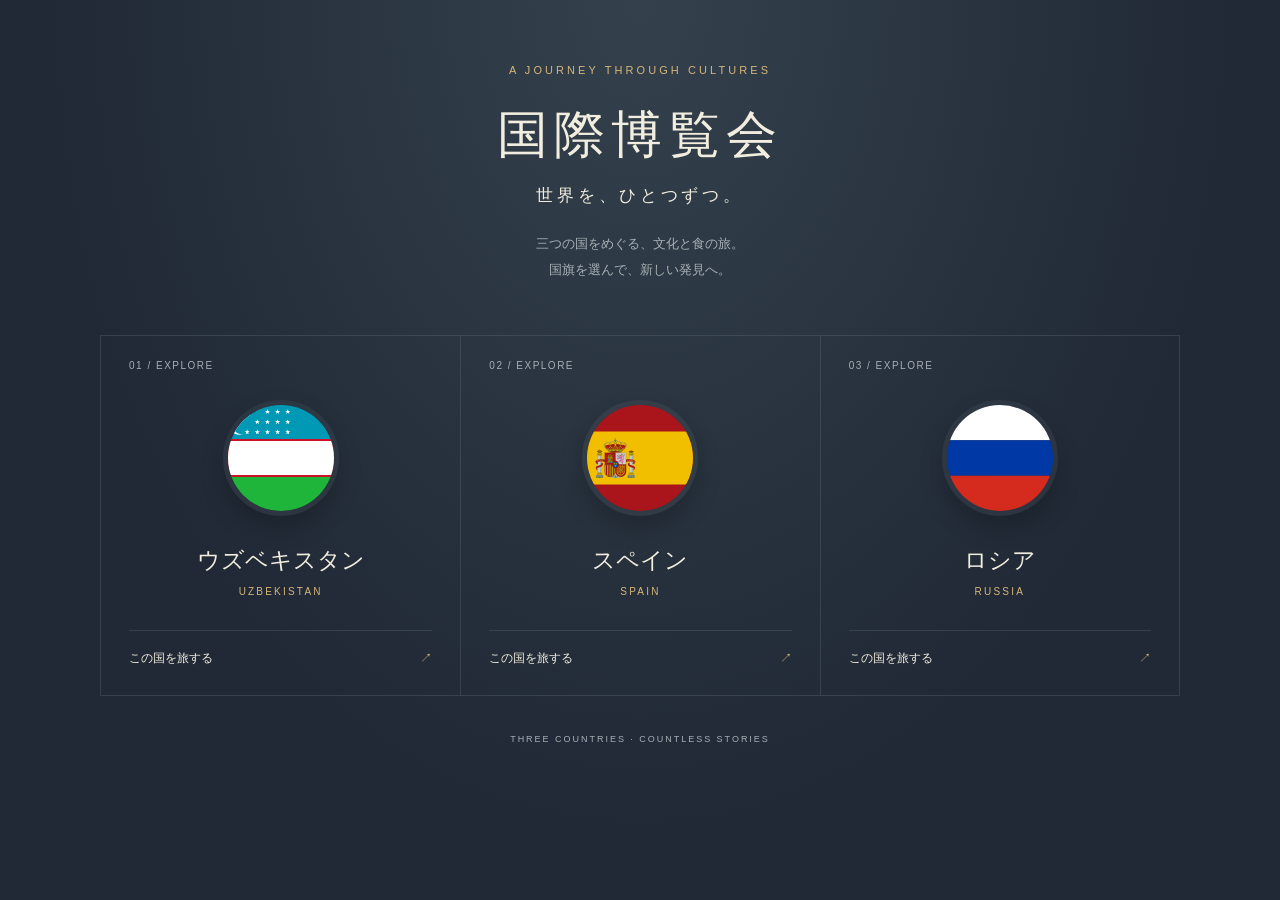
<file: ryouri 2/index.html>
<!DOCTYPE html>
<html lang="ja">
<head>
<meta charset="UTF-8">
<meta name="viewport" content="width=device-width, initial-scale=1.0">
<title>世界を旅する — 国際博覧会</title>
<link rel="stylesheet" href="css/test.css">
</head>
<body class="home">
<header class="home-heading"><p class="eyebrow">A JOURNEY THROUGH CULTURES</p><h1>国際博覧会<span>世界を、ひとつずつ。</span></h1><p class="intro">三つの国をめぐる、文化と食の旅。<br>国旗を選んで、新しい発見へ。</p></header>
<main class="flags" aria-label="国を選ぶ">
<a class="country-card" href="uzbekistan/landing.html"><span class="card-number">01 / EXPLORE</span><img class="flag" src="images/uzbekistan/uz.svg" alt="ウズベキスタンの国旗"><h2>ウズベキスタン</h2><span class="country-en">UZBEKISTAN</span><span class="explore">この国を旅する <span aria-hidden="true">↗</span></span></a>
<a class="country-card" href="spain/landing.html"><span class="card-number">02 / EXPLORE</span><img class="flag" src="images/spain/es.svg" alt="スペインの国旗"><h2>スペイン</h2><span class="country-en">SPAIN</span><span class="explore">この国を旅する <span aria-hidden="true">↗</span></span></a>
<a class="country-card" href="russia/landing.html"><span class="card-number">03 / EXPLORE</span><img class="flag" src="images/russia/ru.svg" alt="ロシアの国旗"><h2>ロシア</h2><span class="country-en">RUSSIA</span><span class="explore">この国を旅する <span aria-hidden="true">↗</span></span></a>
</main><footer class="home-footer">THREE COUNTRIES · COUNTLESS STORIES</footer></body></html>
</file>
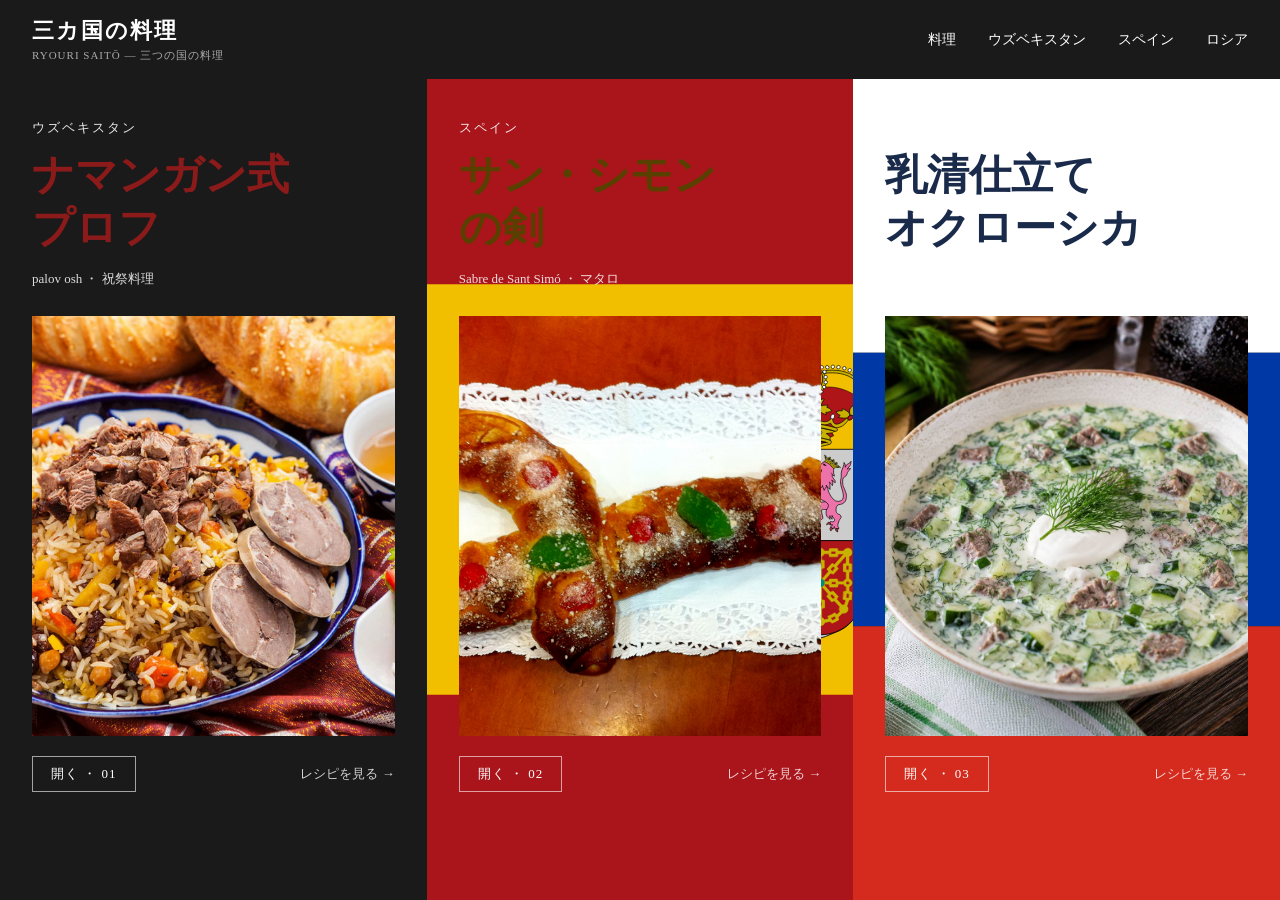
<file: ryouri 2/ryouri.html>
<!DOCTYPE html>
<html lang="ja">
<head>
  <meta charset="UTF-8">
  <meta name="viewport" content="width=device-width, initial-scale=1.0">
  <title>料理 斎藤</title>
  <link rel="stylesheet" href="css/style.css">
</head>
<body>

  <header>
    <div class="logo">
      <h1>三カ国の料理</h1>
      <p>RYOURI SAITŌ — 三つの国の料理</p>
    </div>
    <nav>
      <a href="index.html">料理</a>
      <a href="uzbekistan.html">ウズベキスタン</a>
      <a href="spain.html">スペイン</a>
      <a href="russia.html">ロシア</a>
    </nav>
  </header>

  <div class="cards">

    <!-- Card 1: Uzbekistan -->
    <div class="card card-uzbek">
      <div class="card-country">ウズベキスタン</div>
      <div class="card-title">ナマンガン式<br>プロフ</div>
      <div class="card-subtitle">palov osh ・ 祝祭料理</div>
      <img class="card-photo" src="images/uzbekistan/uzbekistan_1.jpeg" alt="ナマンガン式プロフ">
      <div class="card-bottom">
        <a href="uzbekistan.html" class="card-btn">開く ・ 01</a>
        <span class="card-nav">レシピを見る →</span>
      </div>
    </div>

    <!-- Card 2: Spain -->
    <div class="card card-spain">
      <div class="card-country">スペイン</div>
      <div class="card-title">サン・シモン<br>の剣</div>
      <div class="card-subtitle">Sabre de Sant Simó ・ マタロ</div>
      <img class="card-photo" src="images/spain/spain_2.png" alt="サン・シモンの剣">
      <div class="card-bottom">
        <a href="spain.html" class="card-btn">開く ・ 02</a>
        <span class="card-nav">レシピを見る →</span>
      </div>
    </div>

    <!-- Card 3: Russia -->
    <div class="card card-russia">
      <div class="card-country">ロシア</div>
      <div class="card-title">乳清仕立て<br>オクローシカ</div>
      <div class="card-subtitle">okroshka ・ 冷製スープ</div>
      <img class="card-photo" src="images/russia/result.jpg" alt="乳清仕立てオクローシカ">
      <div class="card-bottom">
        <a href="russia.html" class="card-btn">開く ・ 03</a>
        <span class="card-nav">レシピを見る →</span>
      </div>
    </div>

  </div>

</body>
</html>
</file>
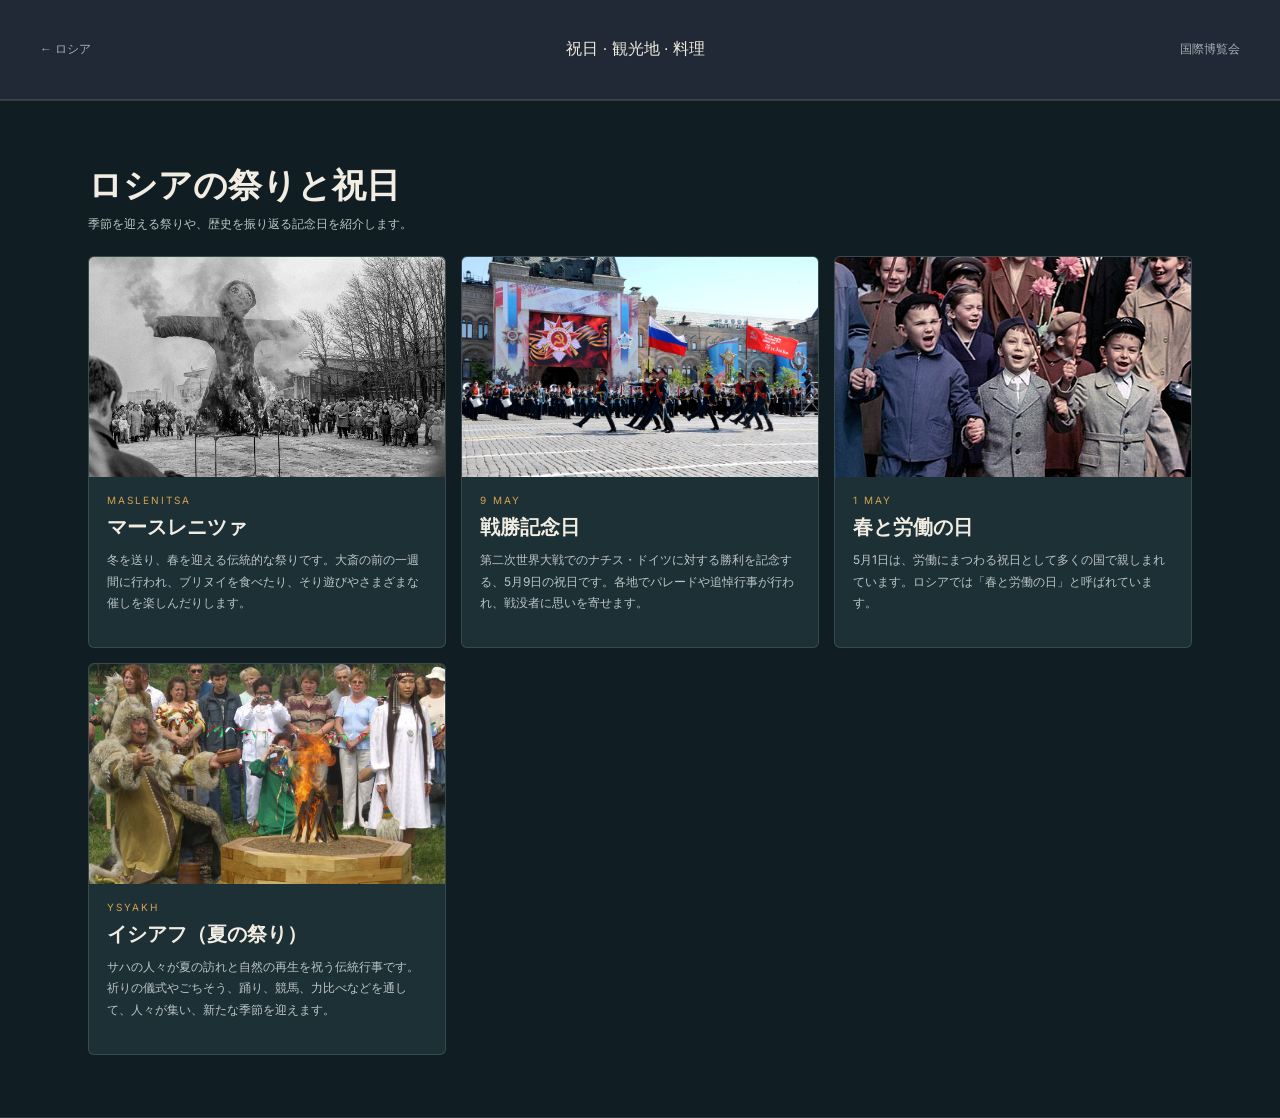
<file: ryouri 2/russia/holidays.html>
<!doctype html>
<html lang="ja"><head><meta charset="UTF-8"><meta name="viewport" content="width=device-width, initial-scale=1.0"><title>ロシア — 祝日</title><link rel="stylesheet" href="../css/test.css"><link rel="stylesheet" href="../css/country-content.css"><link href="https://fonts.googleapis.com/css2?family=Fraunces:opsz,wght@9..144,400;9..144,600;9..144,700&amp;family=Inter:wght@400;500;600;700&amp;display=swap" rel="stylesheet"></head>
<body class="landing russia"><header class="landing-header"><a class="back-home" href="landing.html">← ロシア</a><nav aria-label="国のメニュー"><a href="holidays.html">祝日</a> · <a href="sights.html">観光地</a> · <a href="russia.html">料理</a></nav><a class="back-home" href="../index.html">国際博覧会</a></header><main class="country-content"><div class="holiday-section" id="holidays"><section class="section"><div class="section-head"><div><h2>ロシアの祭りと祝日</h2><p>季節を迎える祭りや、歴史を振り返る記念日を紹介します。</p></div></div><div class="cards"><article class="card"><img src="../images/russia/holiday-maslenitsa.jpg" alt="モスクワのマースレニツァの風景" loading="lazy" decoding="async"><div class="card-body"><div class="card-number">MASLENITSA</div><h3>マースレニツァ</h3><p>冬を送り、春を迎える伝統的な祭りです。大斎の前の一週間に行われ、ブリヌイを食べたり、そり遊びやさまざまな催しを楽しんだりします。</p></div></article>
<article class="card"><img src="../images/russia/holiday-victory-day.jpg" alt="2016年5月9日に赤の広場で行われた軍事パレード" loading="lazy" decoding="async"><div class="card-body"><div class="card-number">9 MAY</div><h3>戦勝記念日</h3><p>第二次世界大戦でのナチス・ドイツに対する勝利を記念する、5月9日の祝日です。各地でパレードや追悼行事が行われ、戦没者に思いを寄せます。</p></div></article>
<article class="card"><img src="../images/russia/holiday-may-day.jpg" alt="モスクワで行われたメーデーのデモ行進の記録写真" loading="lazy" decoding="async"><div class="card-body"><div class="card-number">1 MAY</div><h3>春と労働の日</h3><p>5月1日は、労働にまつわる祝日として多くの国で親しまれています。ロシアでは「春と労働の日」と呼ばれています。</p></div></article>
<article class="card"><img src="../images/russia/holiday-ysyakh.jpg" alt="イシアフで行われる火を用いた儀式" loading="lazy" decoding="async"><div class="card-body"><div class="card-number">YSYAKH</div><h3>イシアフ（夏の祭り）</h3><p>サハの人々が夏の訪れと自然の再生を祝う伝統行事です。祈りの儀式やごちそう、踊り、競馬、力比べなどを通して、人々が集い、新たな季節を迎えます。</p></div></article></div></section></div></main></body></html>
</file>
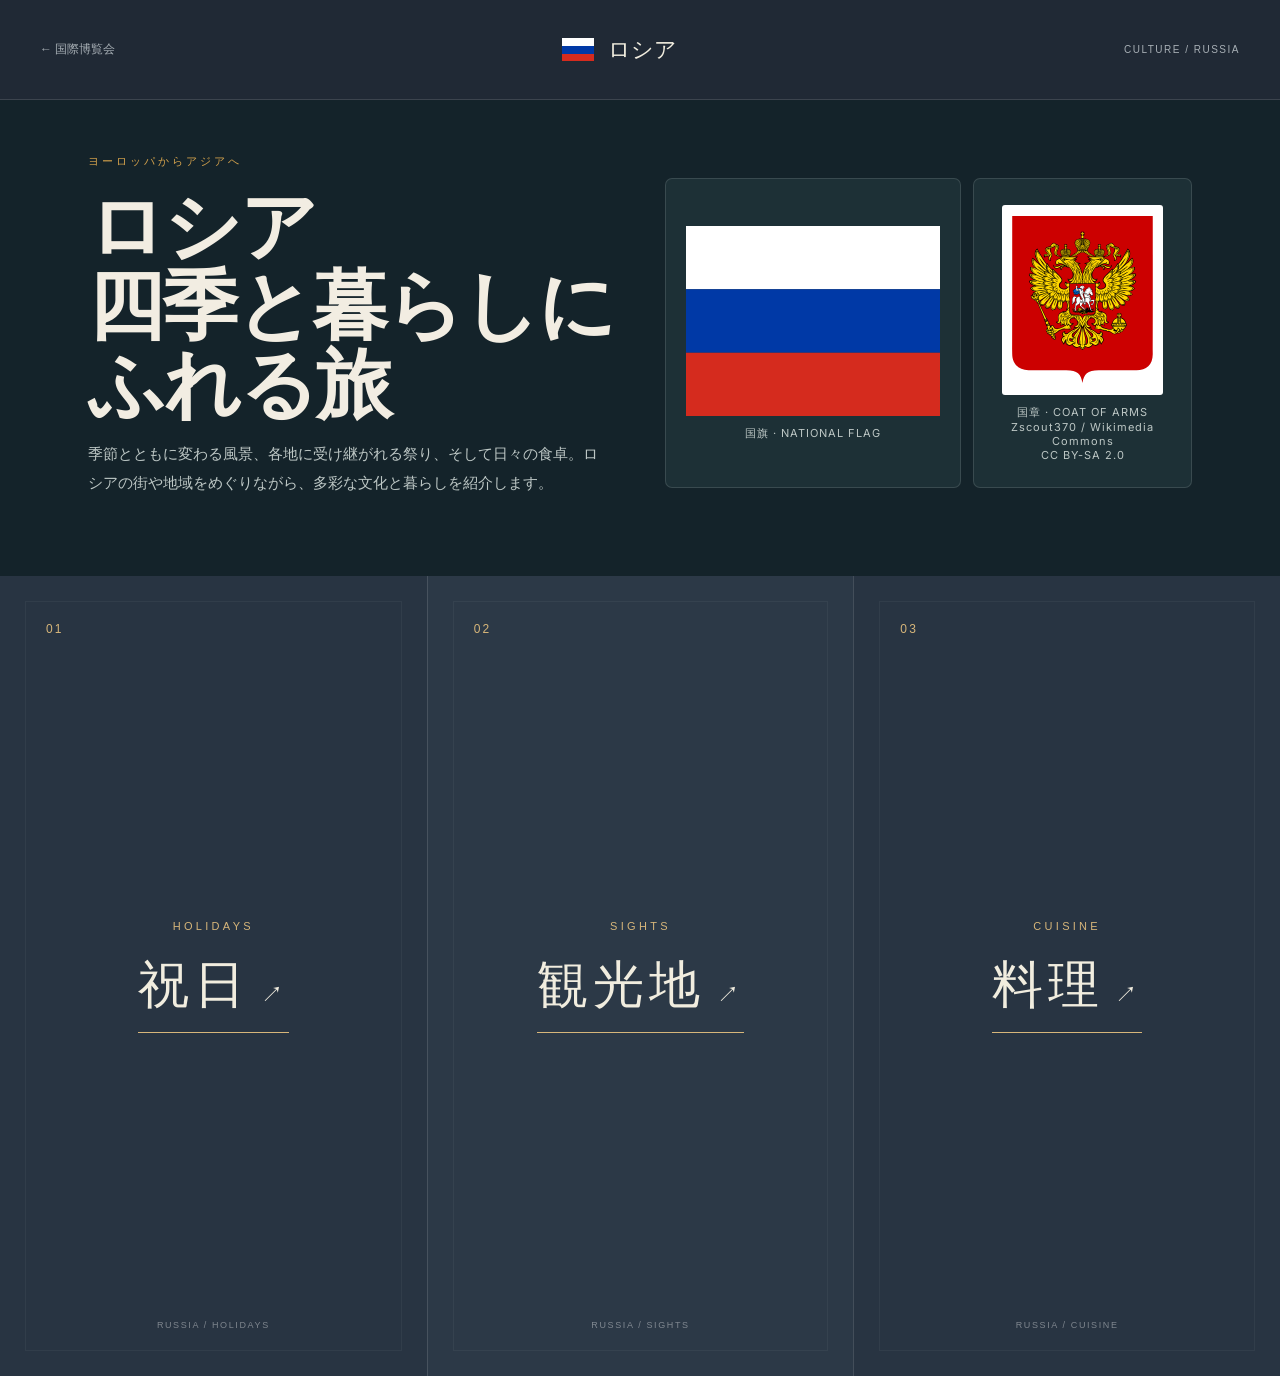
<file: ryouri 2/russia/landing.html>
<!DOCTYPE html>
<html lang="ja">
<head>
<meta charset="UTF-8">
<meta name="viewport" content="width=device-width, initial-scale=1.0">
<title>ロシア — 国際博覧会</title>
<link rel="stylesheet" href="../css/test.css">
<link rel="stylesheet" href="../css/country-content.css"><link href="https://fonts.googleapis.com/css2?family=Fraunces:opsz,wght@9..144,400;9..144,600;9..144,700&amp;family=Inter:wght@400;500;600;700&amp;display=swap" rel="stylesheet"></head>
<body class="landing russia">
<header class="landing-header"><a class="back-home" href="../index.html">← 国際博覧会</a><div class="country-heading"><img src="../images/russia/ru.svg" alt="ロシアの国旗"><span>ロシア</span></div><span class="edition">CULTURE / RUSSIA</span></header>
<div class="country-content"><section class="hero" id="top">
  <div>
    <div class="kicker">ヨーロッパからアジアへ</div>
    <h1>ロシア<br>四季と暮らしにふれる旅</h1>
    <p class="intro">季節とともに変わる風景、各地に受け継がれる祭り、そして日々の食卓。ロシアの街や地域をめぐりながら、多彩な文化と暮らしを紹介します。</p>
  </div>
  <div class="symbol-gallery" aria-label="ロシアの国のシンボル">
    <figure class="symbol-card"><img class="flag" src="../images/russia/ru.svg" alt="ロシアの国旗"><figcaption class="symbol-label">国旗 · NATIONAL FLAG</figcaption></figure>
    <figure class="symbol-card"><img class="emblem" src="../images/russia/emblem.svg" alt="ロシアの国章"><figcaption class="symbol-label">国章 · COAT OF ARMS<br><a href="https://commons.wikimedia.org/wiki/File:Coat_of_Arms_of_the_Russian_Federation.svg" target="_blank" rel="noreferrer">Zscout370 / Wikimedia Commons</a><br><a href="https://creativecommons.org/licenses/by-sa/2.0/" target="_blank" rel="noreferrer">CC BY-SA 2.0</a></figcaption></figure>
  </div>
</section></div>
<main class="panels" aria-label="ロシアを知る">
<section class="panel" id="holidays"><div class="image-slot" aria-label="祝日の画像スペース"></div><span class="panel-number">01</span><div class="panel-title"><p>HOLIDAYS</p><a href="holidays.html">祝日<span aria-hidden="true"> ↗</span></a></div><span class="panel-foot">RUSSIA / HOLIDAYS</span></section>
<section class="panel" id="sights"><div class="image-slot" aria-label="観光地の画像スペース"></div><span class="panel-number">02</span><div class="panel-title"><p>SIGHTS</p><a href="sights.html">観光地<span aria-hidden="true"> ↗</span></a></div><span class="panel-foot">RUSSIA / SIGHTS</span></section>
<section class="panel"><div class="image-slot" aria-label="料理の画像スペース"></div><span class="panel-number">03</span><div class="panel-title"><p>CUISINE</p><a href="russia.html">料理<span aria-hidden="true"> ↗</span></a></div><span class="panel-foot">RUSSIA / CUISINE</span></section>
</main></body></html>
</file>
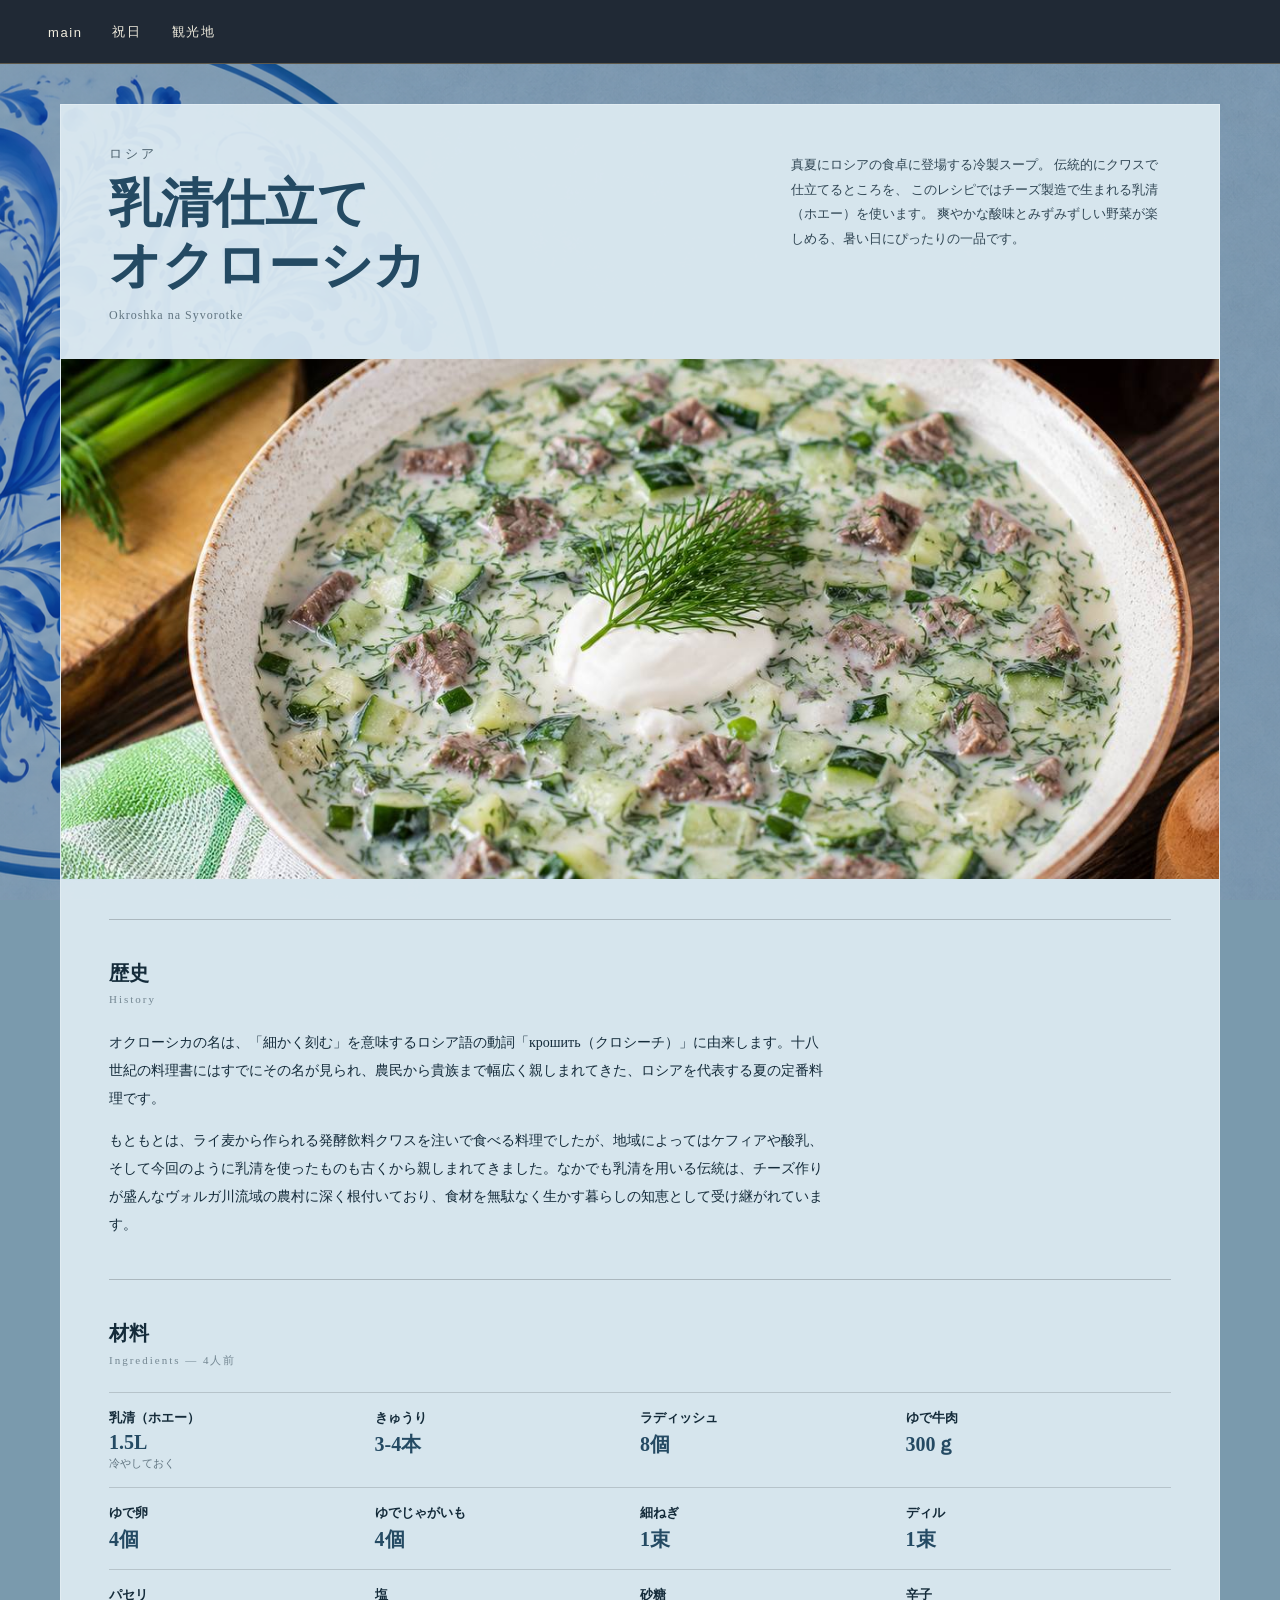
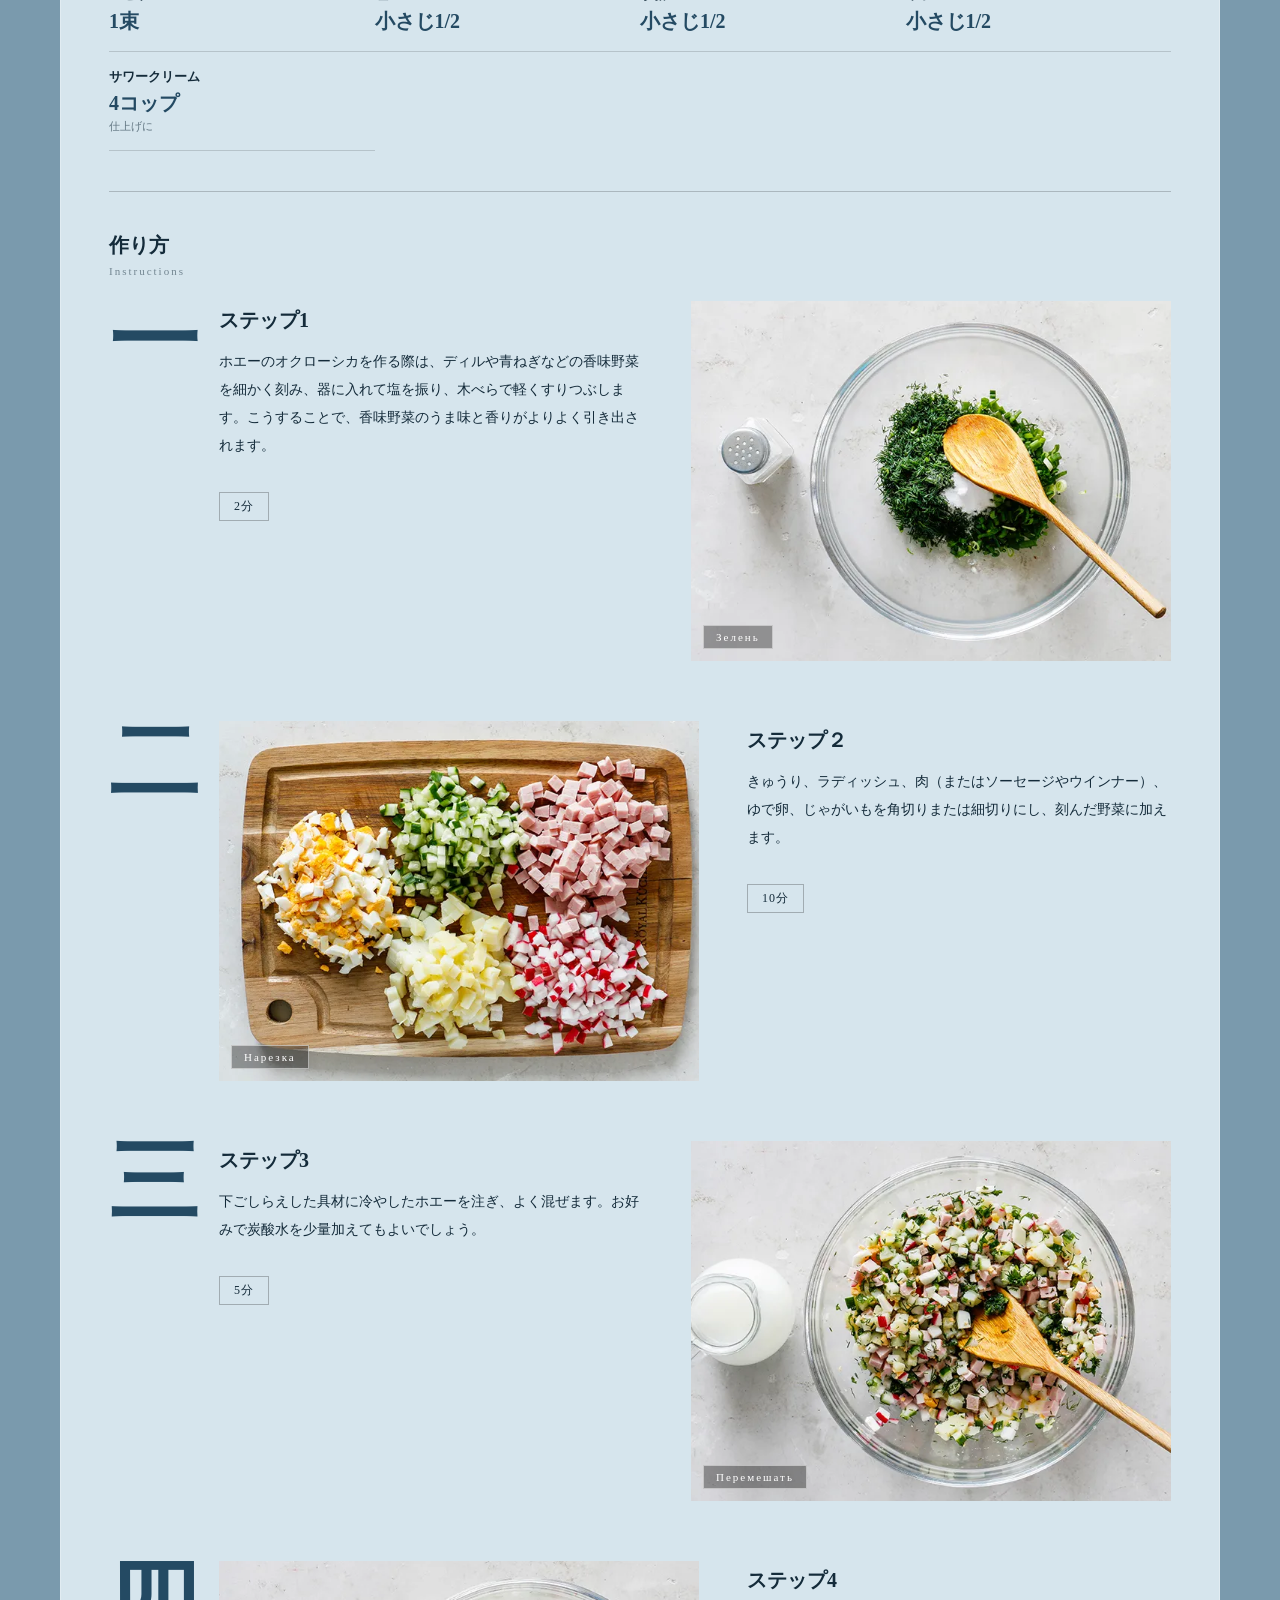
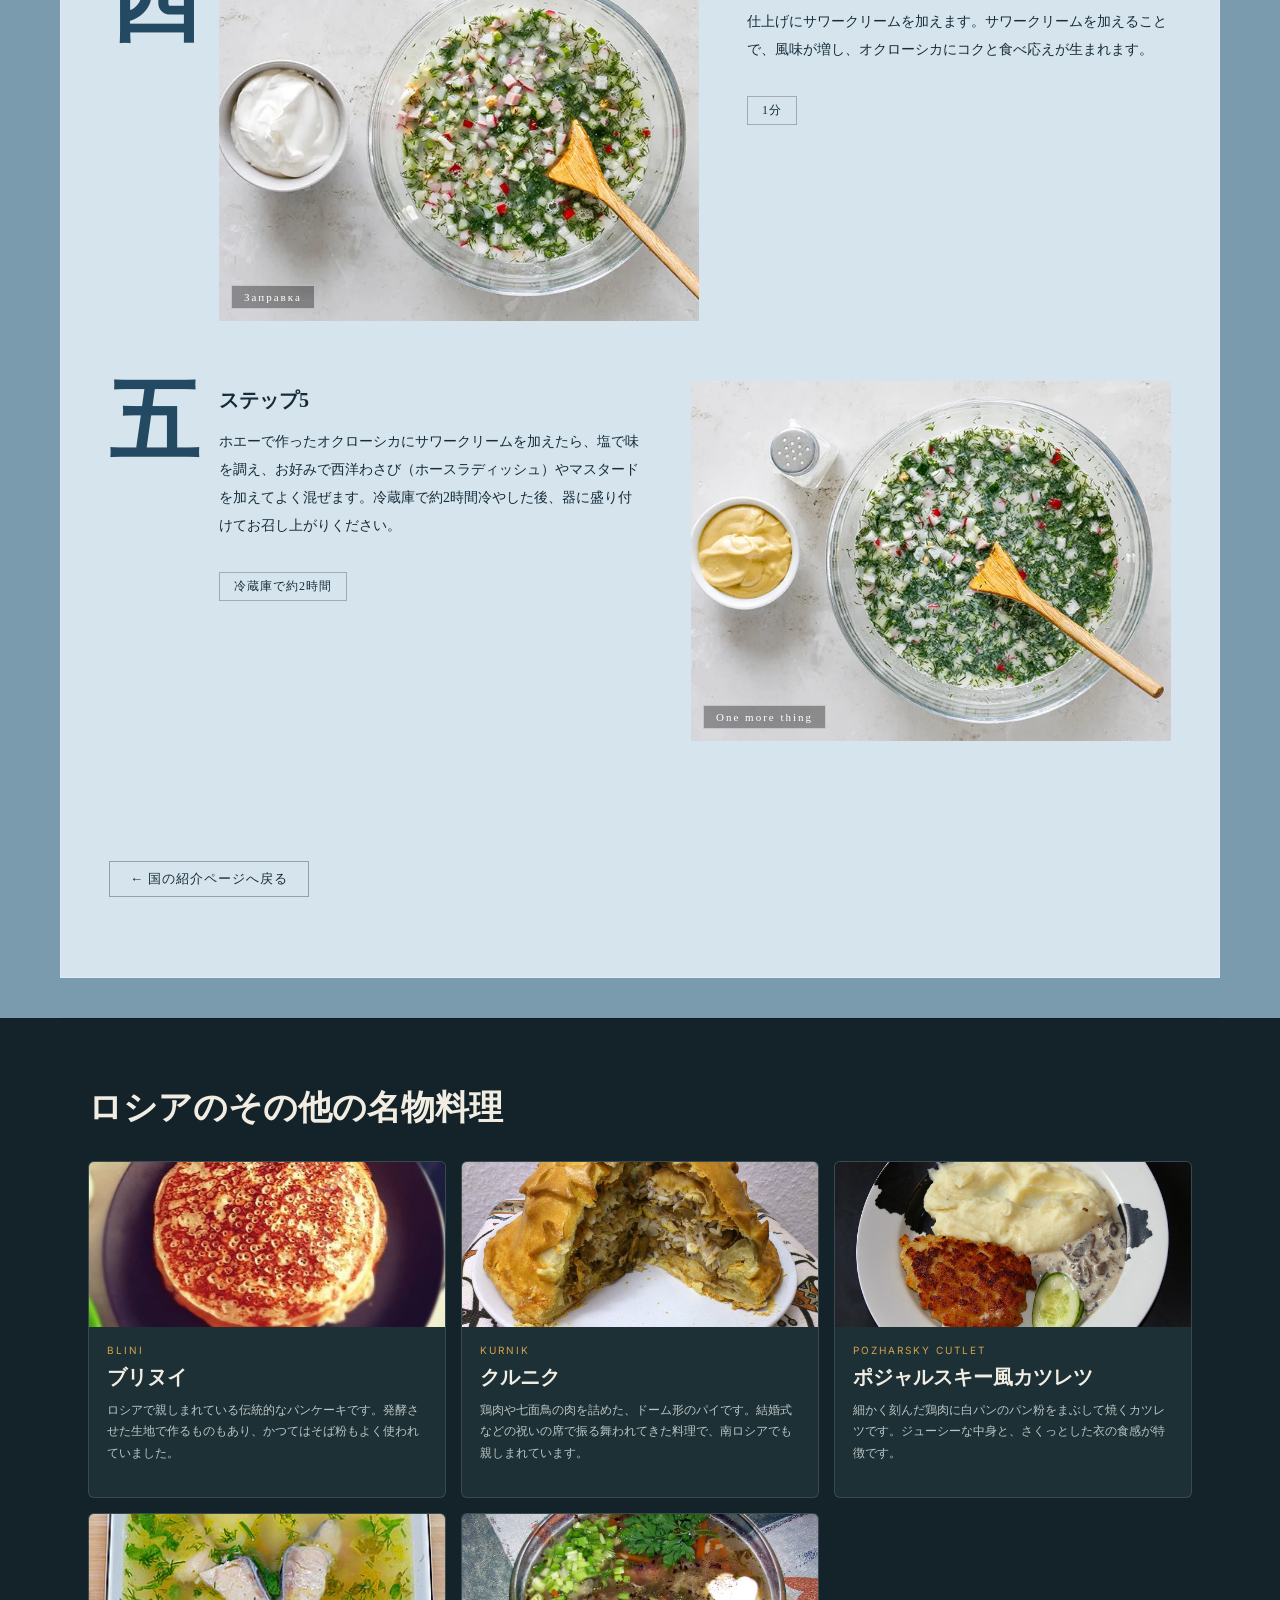
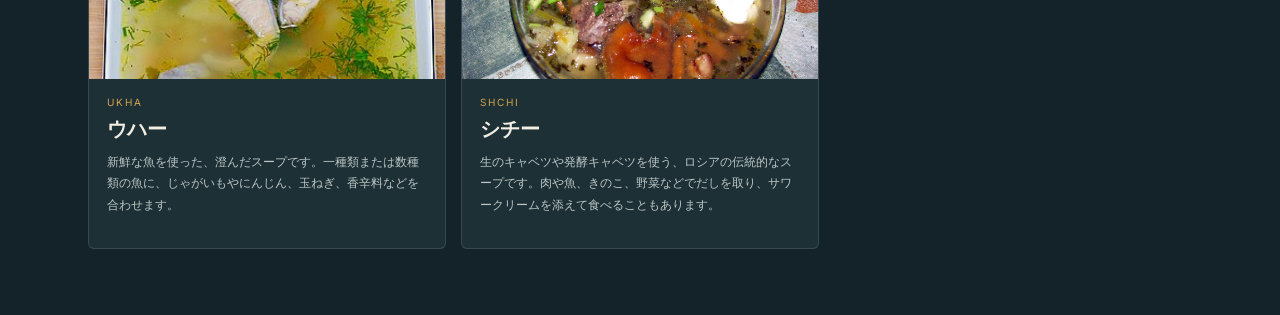
<file: ryouri 2/russia/russia.html>
<!DOCTYPE html>
<html lang="ja">
<head>
  <meta charset="UTF-8">
  <meta name="viewport" content="width=device-width, initial-scale=1.0">
  <title>乳清仕立てオクローシカ — 料理 斎藤</title>
  <link rel="stylesheet" href="../css/recipe.css">
  <style>
    :root {
      --bg: #7a9aad;
      --text: #142b3a;
      --accent: #244a63;
      --surface: 220, 234, 242;
      --country-background: url('../images/russia/Russia.png');
    }
  </style>
<link rel="stylesheet" href="../css/country-content.css"><link href="https://fonts.googleapis.com/css2?family=Fraunces:opsz,wght@9..144,400;9..144,600;9..144,700&amp;family=Inter:wght@400;500;600;700&amp;display=swap" rel="stylesheet"></head>
<body>
  <nav class="recipe-nav" aria-label="ページナビゲーション">
    <a href="../index.html" lang="en">main</a>
    <a href="holidays.html">祝日</a>
    <a href="sights.html">観光地</a>
  </nav>
  <main class="recipe-page">


  <div class="top">
    <div class="top-left">
      <div class="country">ロシア</div>
      <h1>乳清仕立て<br>オクローシカ</h1>
      <div class="romanji">Okroshka na Syvorotke</div>
    </div>
    <div class="top-right">
      真夏にロシアの食卓に登場する冷製スープ。
      伝統的にクワスで仕立てるところを、
      このレシピではチーズ製造で生まれる乳清（ホエー）を使います。
      爽やかな酸味とみずみずしい野菜が楽しめる、暑い日にぴったりの一品です。
    </div>
  </div>

  <div class="hero">
    <img src="../images/russia/result.jpg" alt="乳清仕立てオクローシカ">
  </div>

  <div class="content">

    <div class="section">
      <div class="section-title">歴史</div>
      <div class="section-title-en">History</div>
      <p>オクローシカの名は、「細かく刻む」を意味するロシア語の動詞「крошить（クロシーチ）」に由来します。十八世紀の料理書にはすでにその名が見られ、農民から貴族まで幅広く親しまれてきた、ロシアを代表する夏の定番料理です。</p>
      <p>もともとは、ライ麦から作られる発酵飲料クワスを注いで食べる料理でしたが、地域によってはケフィアや酸乳、そして今回のように乳清を使ったものも古くから親しまれてきました。なかでも乳清を用いる伝統は、チーズ作りが盛んなヴォルガ川流域の農村に深く根付いており、食材を無駄なく生かす暮らしの知恵として受け継がれています。</p>
    </div>

    <div class="section">
  <div class="section-title">材料</div>
  <div class="section-title-en">Ingredients — 4人前</div>

  <div class="ingredients-grid">

    <div class="ingredient">
      <div class="ingredient-name">乳清（ホエー）</div>
      <div class="ingredient-amount">1.5L</div>
      <div class="ingredient-note">冷やしておく</div>
    </div>

    <div class="ingredient">
      <div class="ingredient-name">きゅうり</div>
      <div class="ingredient-amount">3-4本</div>
    </div>

    <div class="ingredient">
      <div class="ingredient-name">ラディッシュ</div>
      <div class="ingredient-amount">8個</div>
    </div>

    <div class="ingredient">
      <div class="ingredient-name">ゆで牛肉</div>
      <div class="ingredient-amount">300ｇ</div>
    </div>

    <div class="ingredient">
      <div class="ingredient-name">ゆで卵</div>
      <div class="ingredient-amount">4個</div>
    </div>

    <div class="ingredient">
      <div class="ingredient-name">ゆでじゃがいも</div>
      <div class="ingredient-amount">4個</div>
    </div>

    <div class="ingredient">
      <div class="ingredient-name">細ねぎ</div>
      <div class="ingredient-amount">1束</div>
    </div>

    <div class="ingredient">
      <div class="ingredient-name">ディル</div>
      <div class="ingredient-amount">1束</div>
    </div>

    <div class="ingredient">
      <div class="ingredient-name">パセリ</div>
      <div class="ingredient-amount">1束</div>
    </div>

    <div class="ingredient">
      <div class="ingredient-name">塩</div>
      <div class="ingredient-amount">小さじ1/2</div>
    </div>

    <div class="ingredient">
      <div class="ingredient-name">砂糖</div>
      <div class="ingredient-amount">小さじ1/2</div>
    </div>

    <div class="ingredient">
      <div class="ingredient-name">辛子</div>
      <div class="ingredient-amount">小さじ1/2</div>
    </div>

    <div class="ingredient">
      <div class="ingredient-name">サワークリーム</div>
      <div class="ingredient-amount">4コップ</div>
      <div class="ingredient-note">仕上げに</div>
    </div>

  </div>
</div>

    <div class="section">
      <div class="section-title">作り方</div>
      <div class="section-title-en">Instructions</div>

      <!-- 一 : text left, image right -->
      <div class="step">
        <div class="step-num">一</div>
        <div class="step-text">
          <div class="step-name">ステップ1</div>
          <p>ホエーのオクローシカを作る際は、ディルや青ねぎなどの香味野菜を細かく刻み、器に入れて塩を振り、木べらで軽くすりつぶします。こうすることで、香味野菜のうま味と香りがよりよく引き出されます。</p>
          <span class="step-time">2分</span>
        </div>
        <div class="step-img-wrap">
          <img src="../images/russia/ru1.webp" alt="野菜を切る">
          <span class="step-label">Зелень</span>
        </div>
      </div>

      <!-- 二 : image left, text right -->
      <div class="step step-even">
        <div class="step-num">二</div>
        <div class="step-img-wrap">
          <img src="../images/russia/ru2.webp" alt="具材を混ぜる">
          <span class="step-label">Нарезка</span>
        </div>
        <div class="step-text">
          <div class="step-name">ステップ２</div>
          <p>きゅうり、ラディッシュ、肉（またはソーセージやウインナー）、ゆで卵、じゃがいもを角切りまたは細切りにし、刻んだ野菜に加えます。</p>
          <span class="step-time">10分</span>
        </div>
      </div>

      <!-- 三 : text left, image right -->
      <div class="step">
        <div class="step-num">三</div>
        <div class="step-text">
          <div class="step-name">ステップ3</div>
          <p>下ごしらえした具材に冷やしたホエーを注ぎ、よく混ぜます。お好みで炭酸水を少量加えてもよいでしょう。</p>
          <span class="step-time">5分</span>
        </div>
        <div class="step-img-wrap">
          <img src="../images/russia/ru3.webp" alt="乳清を注ぐ">
          <span class="step-label">Перемешать</span>
        </div>
      </div>

      <!-- 四 : image left, text right -->
      <div class="step step-even">
        <div class="step-num">四</div>
        <div class="step-img-wrap">
          <img src="../images/russia/ru4.webp" alt="盛り付け">
          <span class="step-label">Заправка</span>
        </div>
        <div class="step-text">
          <div class="step-name">ステップ4</div>
          <p>仕上げにサワークリームを加えます。サワークリームを加えることで、風味が増し、オクローシカにコクと食べ応えが生まれます。</p>
          <span class="step-time">1分</span>
        </div>
      </div>

      <!-- 五 : text left, image right -->
      <div class="step">
        <div class="step-num">五</div>
        <div class="step-text">
          <div class="step-name">ステップ5</div>
          <p>ホエーで作ったオクローシカにサワークリームを加えたら、塩で味を調え、お好みで西洋わさび（ホースラディッシュ）やマスタードを加えてよく混ぜます。冷蔵庫で約2時間冷やした後、器に盛り付けてお召し上がりください。</p>
          <span class="step-time">冷蔵庫で約2時間</span>
        </div>
        <div class="step-img-wrap">
          <img src="../images/russia/ru5.webp" alt="野菜を切る">
          <span class="step-label">One more thing</span>
        </div>
      </div>


    </div>

    <a href="landing.html" class="back">← 国の紹介ページへ戻る</a>

  </div>

  </main><aside class="country-content" aria-labelledby="other-dishes"><section class="section"><div class="section-head"><div><h2 id="other-dishes">ロシアのその他の名物料理</h2></div></div><div class="cards food-mini"><article class="card"><img src="../images/russia/food-blini.jpg" alt="東シベリアで焼かれたブリヌイ" loading="lazy" decoding="async"><div class="card-body"><div class="card-number">BLINI</div><h3>ブリヌイ</h3><p>ロシアで親しまれている伝統的なパンケーキです。発酵させた生地で作るものもあり、かつてはそば粉もよく使われていました。</p></div></article>
<article class="card"><img src="../images/russia/food-kurnik.jpg" alt="鶏肉などを詰めたパイ、クルニク" loading="lazy" decoding="async"><div class="card-body"><div class="card-number">KURNIK</div><h3>クルニク</h3><p>鶏肉や七面鳥の肉を詰めた、ドーム形のパイです。結婚式などの祝いの席で振る舞われてきた料理で、南ロシアでも親しまれています。</p></div></article>
<article class="card"><img src="../images/russia/food-pozharsky.jpg" alt="パン粉をまぶして焼いた鶏肉のカツレツ" loading="lazy" decoding="async"><div class="card-body"><div class="card-number">POZHARSKY CUTLET</div><h3>ポジャルスキー風カツレツ</h3><p>細かく刻んだ鶏肉に白パンのパン粉をまぶして焼くカツレツです。ジューシーな中身と、さくっとした衣の食感が特徴です。</p></div></article>
<article class="card"><img src="../images/russia/food-ukha.jpg" alt="チョウザメを使った魚のスープ、ウハー" loading="lazy" decoding="async"><div class="card-body"><div class="card-number">UKHA</div><h3>ウハー</h3><p>新鮮な魚を使った、澄んだスープです。一種類または数種類の魚に、じゃがいもやにんじん、玉ねぎ、香辛料などを合わせます。</p></div></article>
<article class="card"><img src="../images/russia/food-shchi.jpg" alt="キャベツを使ったスープ、シチー" loading="lazy" decoding="async"><div class="card-body"><div class="card-number">SHCHI</div><h3>シチー</h3><p>生のキャベツや発酵キャベツを使う、ロシアの伝統的なスープです。肉や魚、きのこ、野菜などでだしを取り、サワークリームを添えて食べることもあります。</p></div></article></div></section></aside>
</body>
</html>
</file>
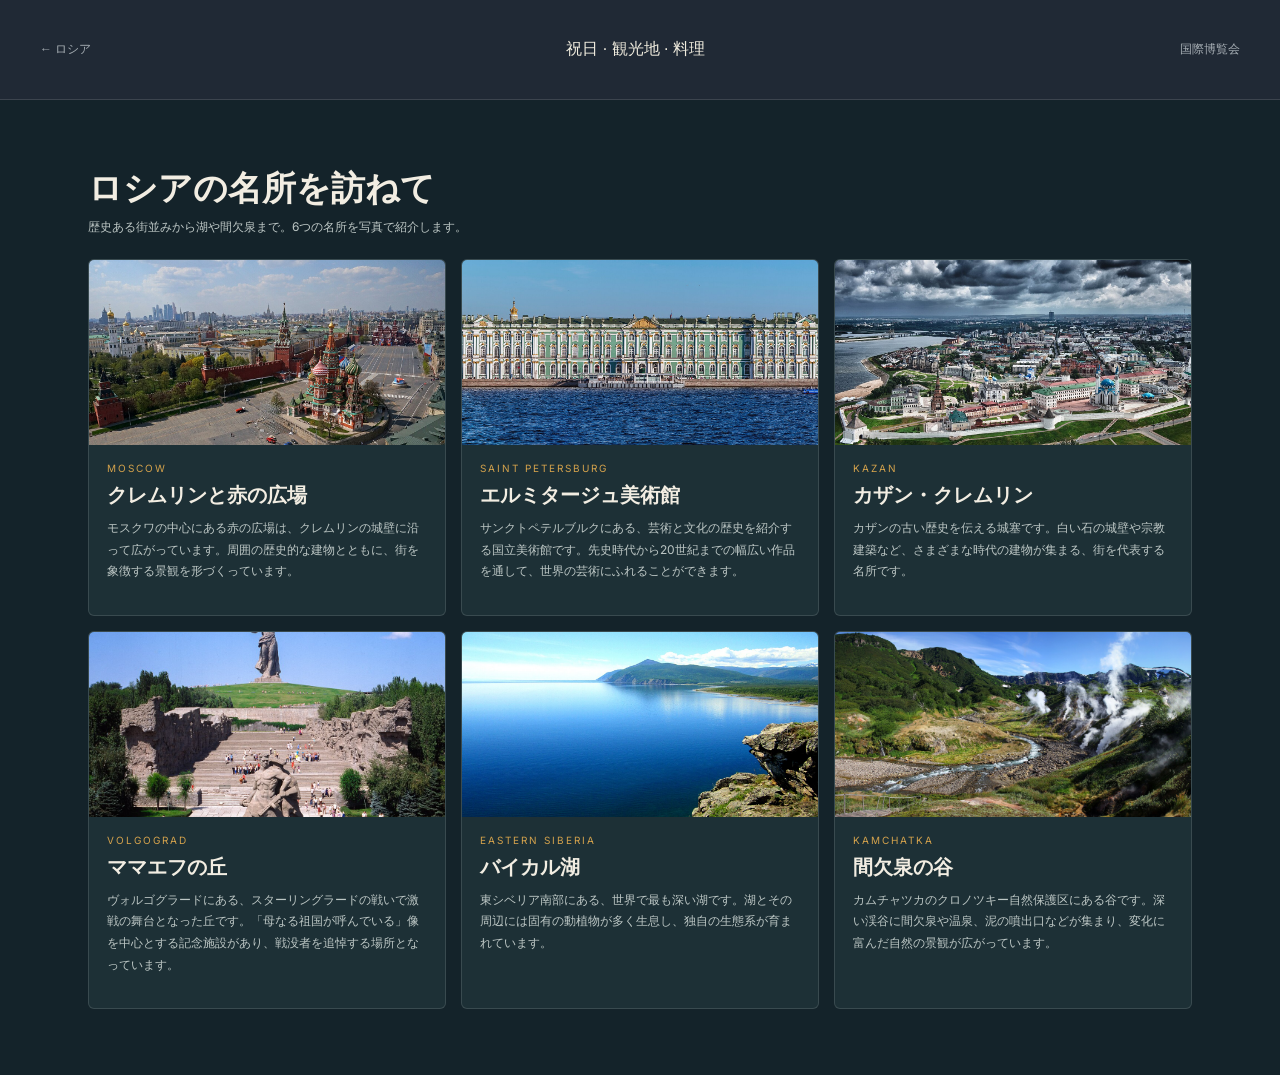
<file: ryouri 2/russia/sights.html>
<!doctype html>
<html lang="ja"><head><meta charset="UTF-8"><meta name="viewport" content="width=device-width, initial-scale=1.0"><title>ロシア — 観光地</title><link rel="stylesheet" href="../css/test.css"><link rel="stylesheet" href="../css/country-content.css"><link href="https://fonts.googleapis.com/css2?family=Fraunces:opsz,wght@9..144,400;9..144,600;9..144,700&amp;family=Inter:wght@400;500;600;700&amp;display=swap" rel="stylesheet"></head>
<body class="landing russia"><header class="landing-header"><a class="back-home" href="landing.html">← ロシア</a><nav aria-label="国のメニュー"><a href="holidays.html">祝日</a> · <a href="sights.html">観光地</a> · <a href="russia.html">料理</a></nav><a class="back-home" href="../index.html">国際博覧会</a></header><main class="country-content"><section class="section" id="sights"><div class="section-head"><div><h2>ロシアの名所を訪ねて</h2><p>歴史ある街並みから湖や間欠泉まで。6つの名所を写真で紹介します。</p></div></div><div class="cards"><article class="card"><img src="../images/russia/sight-kremlin.jpg" alt="モスクワのクレムリンと赤の広場" loading="lazy" decoding="async"><div class="card-body"><div class="card-number">MOSCOW</div><h3>クレムリンと赤の広場</h3><p>モスクワの中心にある赤の広場は、クレムリンの城壁に沿って広がっています。周囲の歴史的な建物とともに、街を象徴する景観を形づくっています。</p></div></article>
<article class="card"><img src="../images/russia/sight-hermitage.jpg" alt="エルミタージュ美術館の本館である冬宮" loading="lazy" decoding="async"><div class="card-body"><div class="card-number">SAINT PETERSBURG</div><h3>エルミタージュ美術館</h3><p>サンクトペテルブルクにある、芸術と文化の歴史を紹介する国立美術館です。先史時代から20世紀までの幅広い作品を通して、世界の芸術にふれることができます。</p></div></article>
<article class="card"><img src="../images/russia/sight-kazan.jpg" alt="カザン・クレムリンの建築群" loading="lazy" decoding="async"><div class="card-body"><div class="card-number">KAZAN</div><h3>カザン・クレムリン</h3><p>カザンの古い歴史を伝える城塞です。白い石の城壁や宗教建築など、さまざまな時代の建物が集まる、街を代表する名所です。</p></div></article>
<article class="card"><img src="../images/russia/sight-mamayev.jpg" alt="ママエフの丘に立つ「母なる祖国が呼んでいる」像" loading="lazy" decoding="async"><div class="card-body"><div class="card-number">VOLGOGRAD</div><h3>ママエフの丘</h3><p>ヴォルゴグラードにある、スターリングラードの戦いで激戦の舞台となった丘です。「母なる祖国が呼んでいる」像を中心とする記念施設があり、戦没者を追悼する場所となっています。</p></div></article>
<article class="card"><img src="../images/russia/sight-baikal.jpg" alt="東シベリアのバイカル湖" loading="lazy" decoding="async"><div class="card-body"><div class="card-number">EASTERN SIBERIA</div><h3>バイカル湖</h3><p>東シベリア南部にある、世界で最も深い湖です。湖とその周辺には固有の動植物が多く生息し、独自の生態系が育まれています。</p></div></article>
<article class="card"><img src="../images/russia/sight-geysers.jpg" alt="カムチャツカの間欠泉の谷" loading="lazy" decoding="async"><div class="card-body"><div class="card-number">KAMCHATKA</div><h3>間欠泉の谷</h3><p>カムチャツカのクロノツキー自然保護区にある谷です。深い渓谷に間欠泉や温泉、泥の噴出口などが集まり、変化に富んだ自然の景観が広がっています。</p></div></article></div></section></main></body></html>
</file>
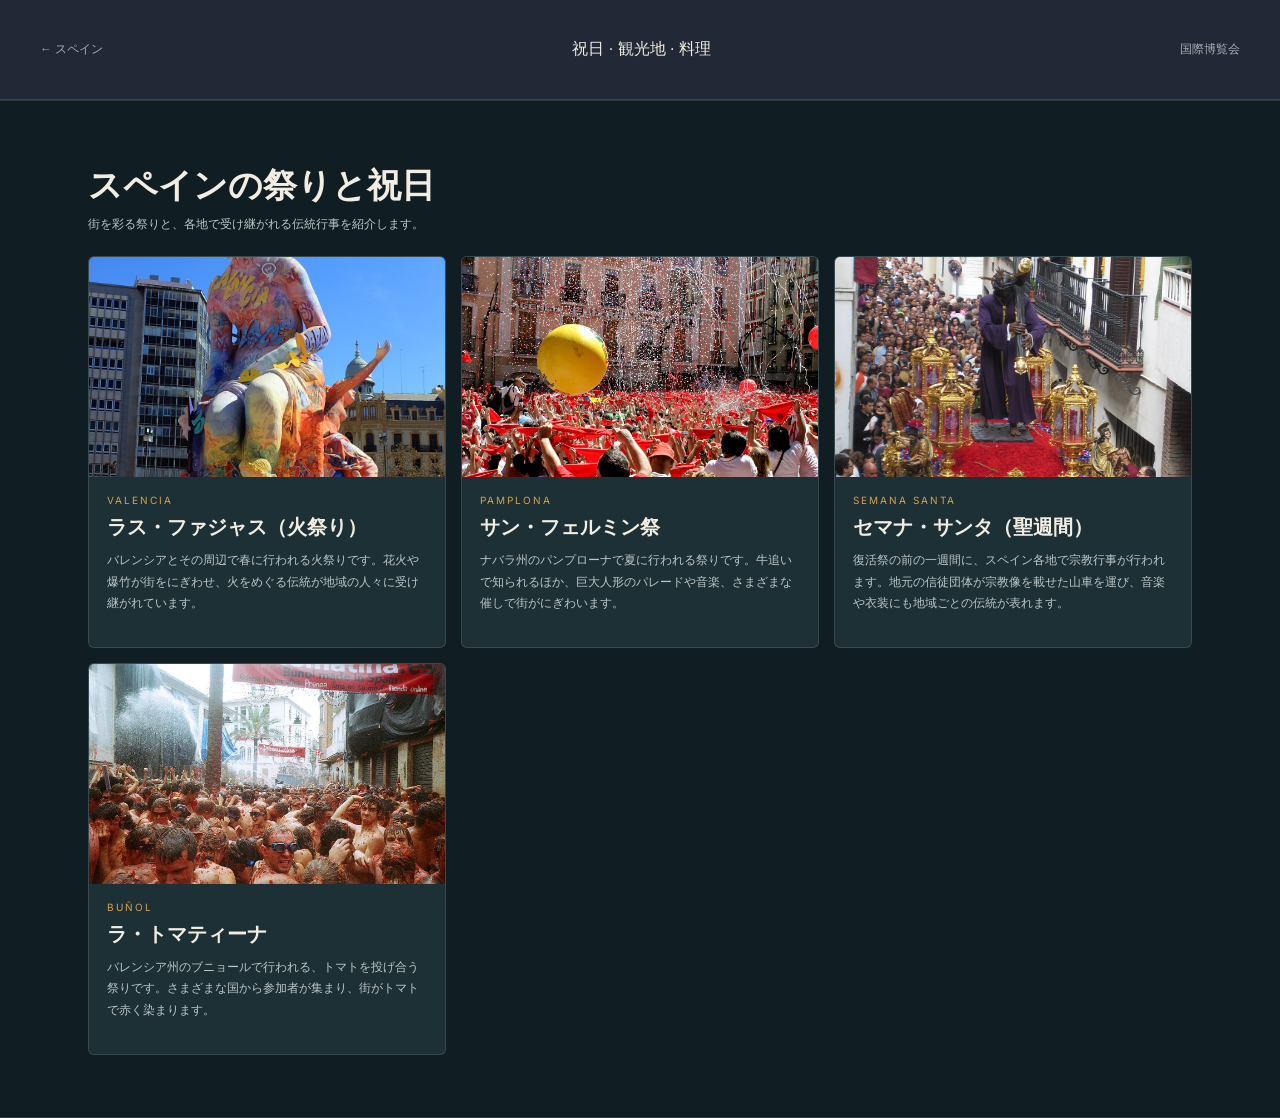
<file: ryouri 2/spain/holidays.html>
<!doctype html>
<html lang="ja"><head><meta charset="UTF-8"><meta name="viewport" content="width=device-width, initial-scale=1.0"><title>スペイン — 祝日</title><link rel="stylesheet" href="../css/test.css"><link rel="stylesheet" href="../css/country-content.css"><link href="https://fonts.googleapis.com/css2?family=Fraunces:opsz,wght@9..144,400;9..144,600;9..144,700&amp;family=Inter:wght@400;500;600;700&amp;display=swap" rel="stylesheet"></head>
<body class="landing spain"><header class="landing-header"><a class="back-home" href="landing.html">← スペイン</a><nav aria-label="国のメニュー"><a href="holidays.html">祝日</a> · <a href="sights.html">観光地</a> · <a href="spain.html">料理</a></nav><a class="back-home" href="../index.html">国際博覧会</a></header><main class="country-content"><div class="holiday-section" id="holidays"><section class="section"><div class="section-head"><div><h2>スペインの祭りと祝日</h2><p>街を彩る祭りと、各地で受け継がれる伝統行事を紹介します。</p></div></div><div class="cards"><article class="card"><img src="../images/spain/holiday-fallas.jpg" alt="バレンシアのラス・ファジャスに登場する巨大な人形" loading="lazy" decoding="async"><div class="card-body"><div class="card-number">VALENCIA</div><h3>ラス・ファジャス（火祭り）</h3><p>バレンシアとその周辺で春に行われる火祭りです。花火や爆竹が街をにぎわせ、火をめぐる伝統が地域の人々に受け継がれています。</p></div></article>
<article class="card"><img src="../images/spain/holiday-san-fermin.jpg" alt="サン・フェルミン祭の開幕を祝って集まった人々" loading="lazy" decoding="async"><div class="card-body"><div class="card-number">PAMPLONA</div><h3>サン・フェルミン祭</h3><p>ナバラ州のパンプローナで夏に行われる祭りです。牛追いで知られるほか、巨大人形のパレードや音楽、さまざまな催しで街がにぎわいます。</p></div></article>
<article class="card"><img src="../images/spain/holiday-semana-santa.jpg" alt="セビリアのセマナ・サンタで運ばれる宗教像" loading="lazy" decoding="async"><div class="card-body"><div class="card-number">SEMANA SANTA</div><h3>セマナ・サンタ（聖週間）</h3><p>復活祭の前の一週間に、スペイン各地で宗教行事が行われます。地元の信徒団体が宗教像を載せた山車を運び、音楽や衣装にも地域ごとの伝統が表れます。</p></div></article>
<article class="card"><img src="../images/spain/holiday-tomatina.jpg" alt="トマトを投げ合うラ・トマティーナの参加者" loading="lazy" decoding="async"><div class="card-body"><div class="card-number">BUÑOL</div><h3>ラ・トマティーナ</h3><p>バレンシア州のブニョールで行われる、トマトを投げ合う祭りです。さまざまな国から参加者が集まり、街がトマトで赤く染まります。</p></div></article></div></section></div></main></body></html>
</file>
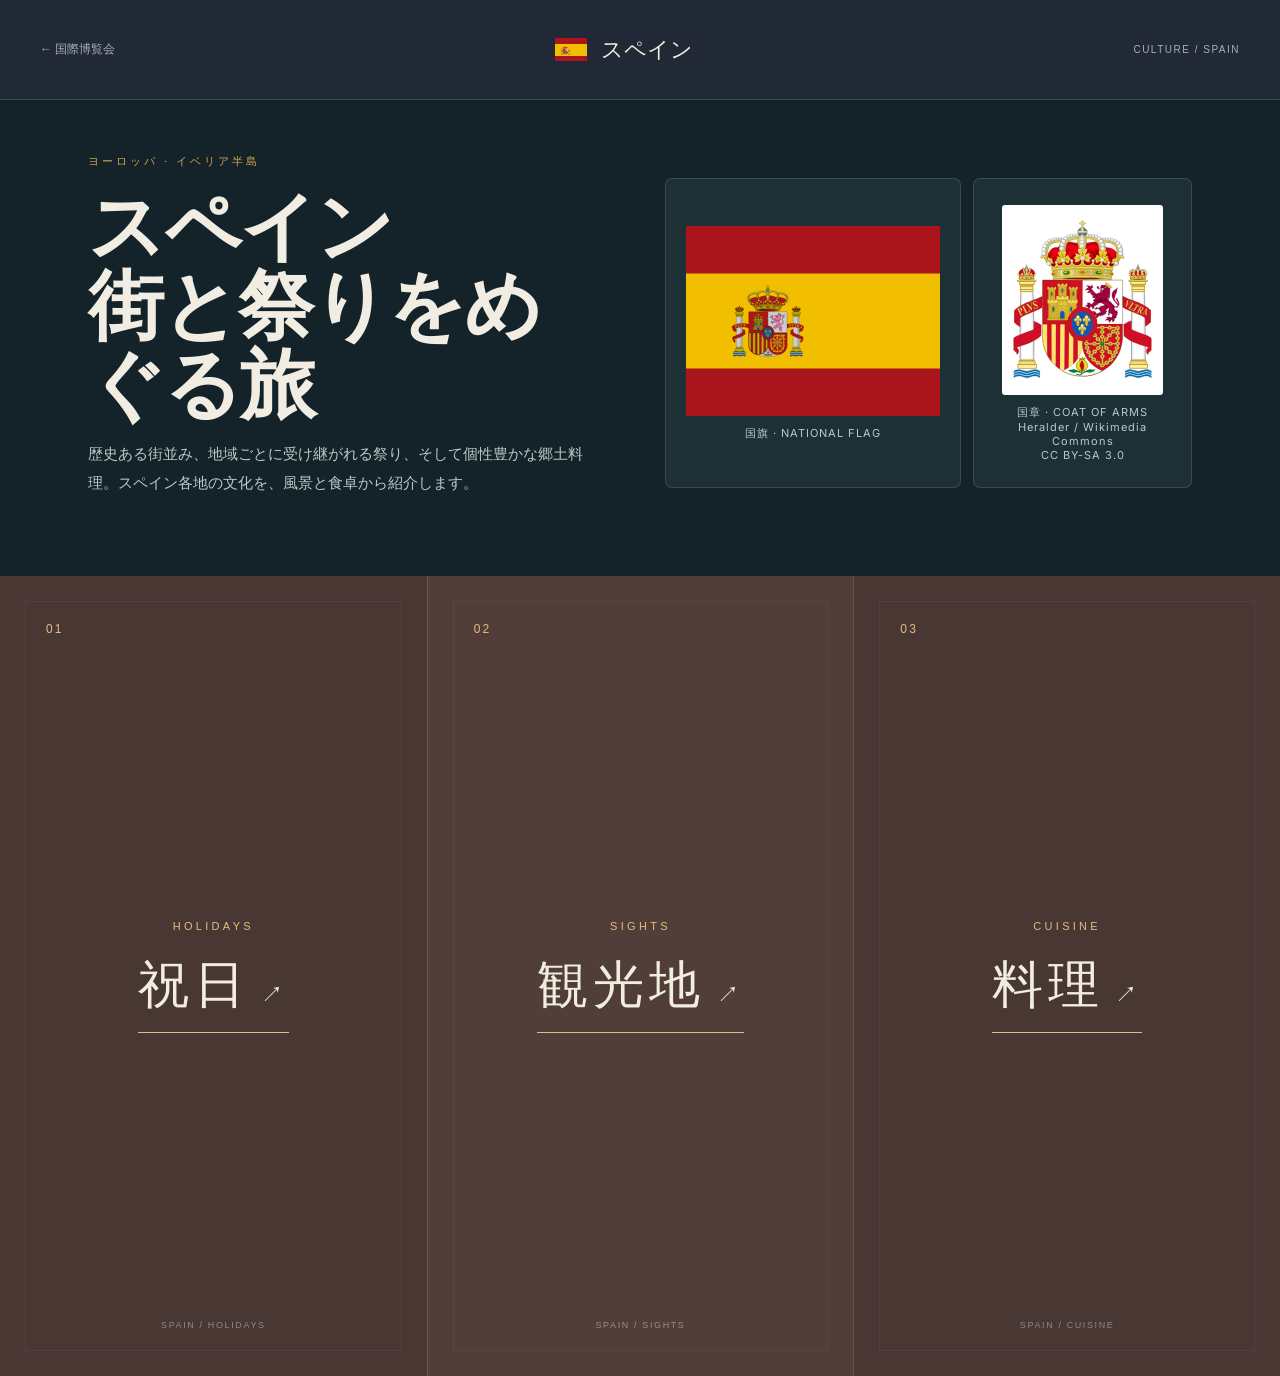
<file: ryouri 2/spain/landing.html>
<!DOCTYPE html>
<html lang="ja">
<head>
<meta charset="UTF-8">
<meta name="viewport" content="width=device-width, initial-scale=1.0">
<title>スペイン — 国際博覧会</title>
<link rel="stylesheet" href="../css/test.css">
<link rel="stylesheet" href="../css/country-content.css"><link href="https://fonts.googleapis.com/css2?family=Fraunces:opsz,wght@9..144,400;9..144,600;9..144,700&amp;family=Inter:wght@400;500;600;700&amp;display=swap" rel="stylesheet"></head>
<body class="landing spain">
<header class="landing-header"><a class="back-home" href="../index.html">← 国際博覧会</a><div class="country-heading"><img src="../images/spain/es.svg" alt="スペインの国旗"><span>スペイン</span></div><span class="edition">CULTURE / SPAIN</span></header>
<div class="country-content"><section class="hero" id="top">
  <div>
    <div class="kicker">ヨーロッパ · イベリア半島</div>
    <h1>スペイン<br>街と祭りをめぐる旅</h1>
    <p class="intro">歴史ある街並み、地域ごとに受け継がれる祭り、そして個性豊かな郷土料理。スペイン各地の文化を、風景と食卓から紹介します。</p>
  </div>
  <div class="symbol-gallery" aria-label="スペインの国のシンボル">
    <figure class="symbol-card"><img class="flag" src="../images/spain/es.svg" alt="スペインの国旗"><figcaption class="symbol-label">国旗 · NATIONAL FLAG</figcaption></figure>
    <figure class="symbol-card"><img class="emblem" src="../images/spain/emblem.svg" alt="スペインの国章"><figcaption class="symbol-label">国章 · COAT OF ARMS<br><a href="https://commons.wikimedia.org/wiki/File:Coat_of_Arms_of_Spain.svg" target="_blank" rel="noreferrer">Heralder / Wikimedia Commons</a><br><a href="https://creativecommons.org/licenses/by-sa/3.0/" target="_blank" rel="noreferrer">CC BY-SA 3.0</a></figcaption></figure>
  </div>
</section></div>
<main class="panels" aria-label="スペインを知る">
<section class="panel" id="holidays"><div class="image-slot" aria-label="祝日の画像スペース"></div><span class="panel-number">01</span><div class="panel-title"><p>HOLIDAYS</p><a href="holidays.html">祝日<span aria-hidden="true"> ↗</span></a></div><span class="panel-foot">SPAIN / HOLIDAYS</span></section>
<section class="panel" id="sights"><div class="image-slot" aria-label="観光地の画像スペース"></div><span class="panel-number">02</span><div class="panel-title"><p>SIGHTS</p><a href="sights.html">観光地<span aria-hidden="true"> ↗</span></a></div><span class="panel-foot">SPAIN / SIGHTS</span></section>
<section class="panel"><div class="image-slot" aria-label="料理の画像スペース"></div><span class="panel-number">03</span><div class="panel-title"><p>CUISINE</p><a href="spain.html">料理<span aria-hidden="true"> ↗</span></a></div><span class="panel-foot">SPAIN / CUISINE</span></section>
</main></body></html>
</file>
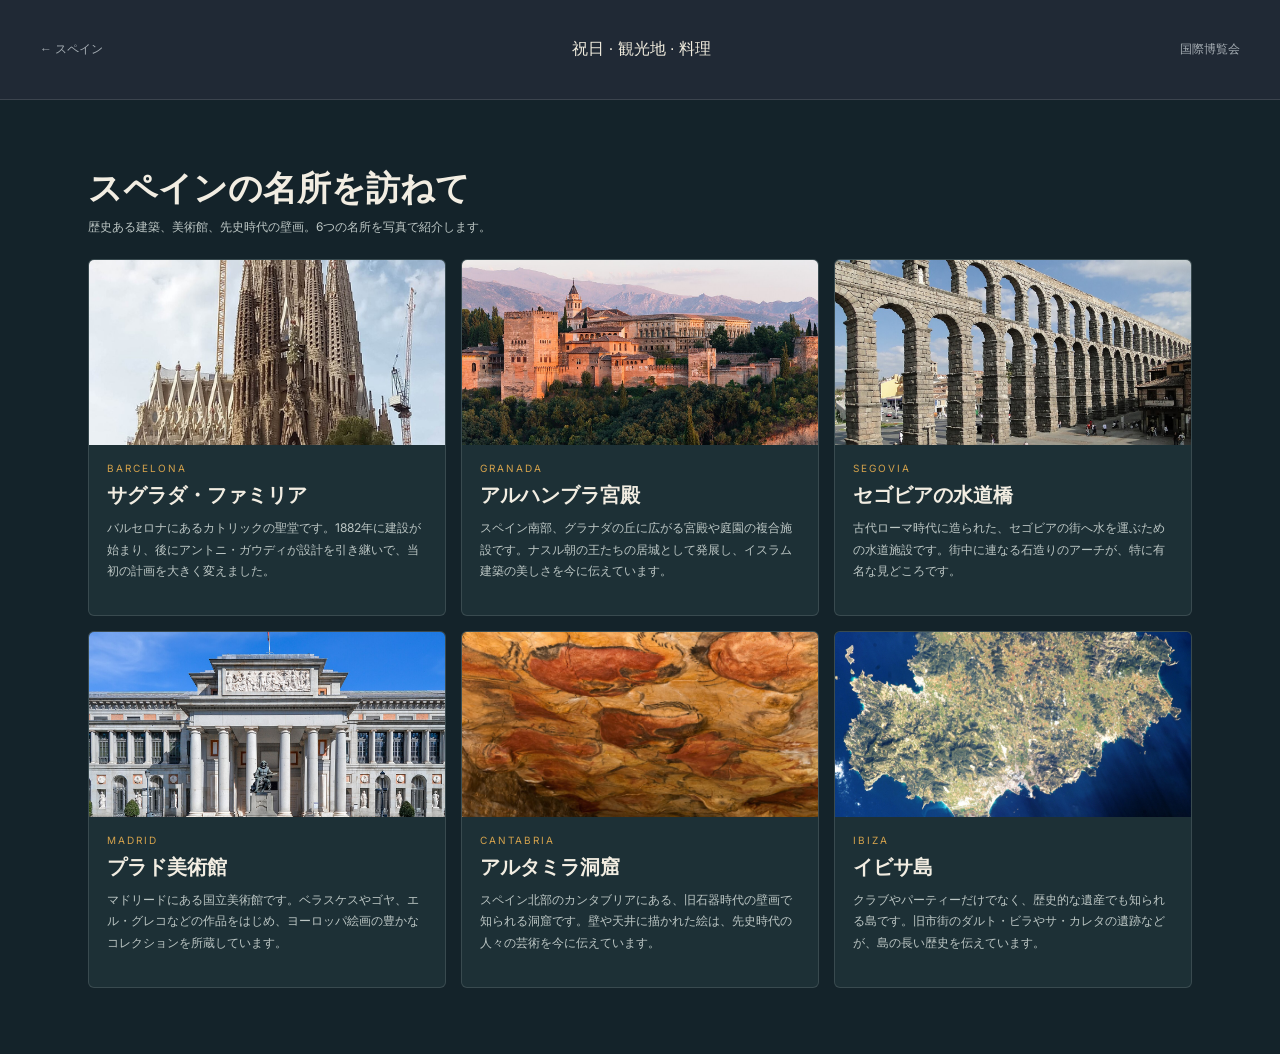
<file: ryouri 2/spain/sights.html>
<!doctype html>
<html lang="ja"><head><meta charset="UTF-8"><meta name="viewport" content="width=device-width, initial-scale=1.0"><title>スペイン — 観光地</title><link rel="stylesheet" href="../css/test.css"><link rel="stylesheet" href="../css/country-content.css"><link href="https://fonts.googleapis.com/css2?family=Fraunces:opsz,wght@9..144,400;9..144,600;9..144,700&amp;family=Inter:wght@400;500;600;700&amp;display=swap" rel="stylesheet"></head>
<body class="landing spain"><header class="landing-header"><a class="back-home" href="landing.html">← スペイン</a><nav aria-label="国のメニュー"><a href="holidays.html">祝日</a> · <a href="sights.html">観光地</a> · <a href="spain.html">料理</a></nav><a class="back-home" href="../index.html">国際博覧会</a></header><main class="country-content"><section class="section" id="sights"><div class="section-head"><div><h2>スペインの名所を訪ねて</h2><p>歴史ある建築、美術館、先史時代の壁画。6つの名所を写真で紹介します。</p></div></div><div class="cards"><article class="card"><img src="../images/spain/sight-sagrada-familia.jpg" alt="バルセロナのサグラダ・ファミリア" loading="lazy" decoding="async"><div class="card-body"><div class="card-number">BARCELONA</div><h3>サグラダ・ファミリア</h3><p>バルセロナにあるカトリックの聖堂です。1882年に建設が始まり、後にアントニ・ガウディが設計を引き継いで、当初の計画を大きく変えました。</p></div></article>
<article class="card"><img src="../images/spain/sight-alhambra.jpg" alt="グラナダのアルハンブラ宮殿にあるカルロス5世宮殿" loading="lazy" decoding="async"><div class="card-body"><div class="card-number">GRANADA</div><h3>アルハンブラ宮殿</h3><p>スペイン南部、グラナダの丘に広がる宮殿や庭園の複合施設です。ナスル朝の王たちの居城として発展し、イスラム建築の美しさを今に伝えています。</p></div></article>
<article class="card"><img src="../images/spain/sight-segovia.jpg" alt="石のアーチが連なるセゴビアの水道橋" loading="lazy" decoding="async"><div class="card-body"><div class="card-number">SEGOVIA</div><h3>セゴビアの水道橋</h3><p>古代ローマ時代に造られた、セゴビアの街へ水を運ぶための水道施設です。街中に連なる石造りのアーチが、特に有名な見どころです。</p></div></article>
<article class="card"><img src="../images/spain/sight-prado.jpg" alt="マドリードのプラド美術館" loading="lazy" decoding="async"><div class="card-body"><div class="card-number">MADRID</div><h3>プラド美術館</h3><p>マドリードにある国立美術館です。ベラスケスやゴヤ、エル・グレコなどの作品をはじめ、ヨーロッパ絵画の豊かなコレクションを所蔵しています。</p></div></article>
<article class="card"><img src="../images/spain/sight-altamira.jpg" alt="アルタミラ洞窟の天井を彩る壁画" loading="lazy" decoding="async"><div class="card-body"><div class="card-number">CANTABRIA</div><h3>アルタミラ洞窟</h3><p>スペイン北部のカンタブリアにある、旧石器時代の壁画で知られる洞窟です。壁や天井に描かれた絵は、先史時代の人々の芸術を今に伝えています。</p></div></article>
<article class="card"><img src="../images/spain/sight-ibiza.jpg" alt="宇宙から見たイビサ島" loading="lazy" decoding="async"><div class="card-body"><div class="card-number">IBIZA</div><h3>イビサ島</h3><p>クラブやパーティーだけでなく、歴史的な遺産でも知られる島です。旧市街のダルト・ビラやサ・カレタの遺跡などが、島の長い歴史を伝えています。</p></div></article></div></section></main></body></html>
</file>
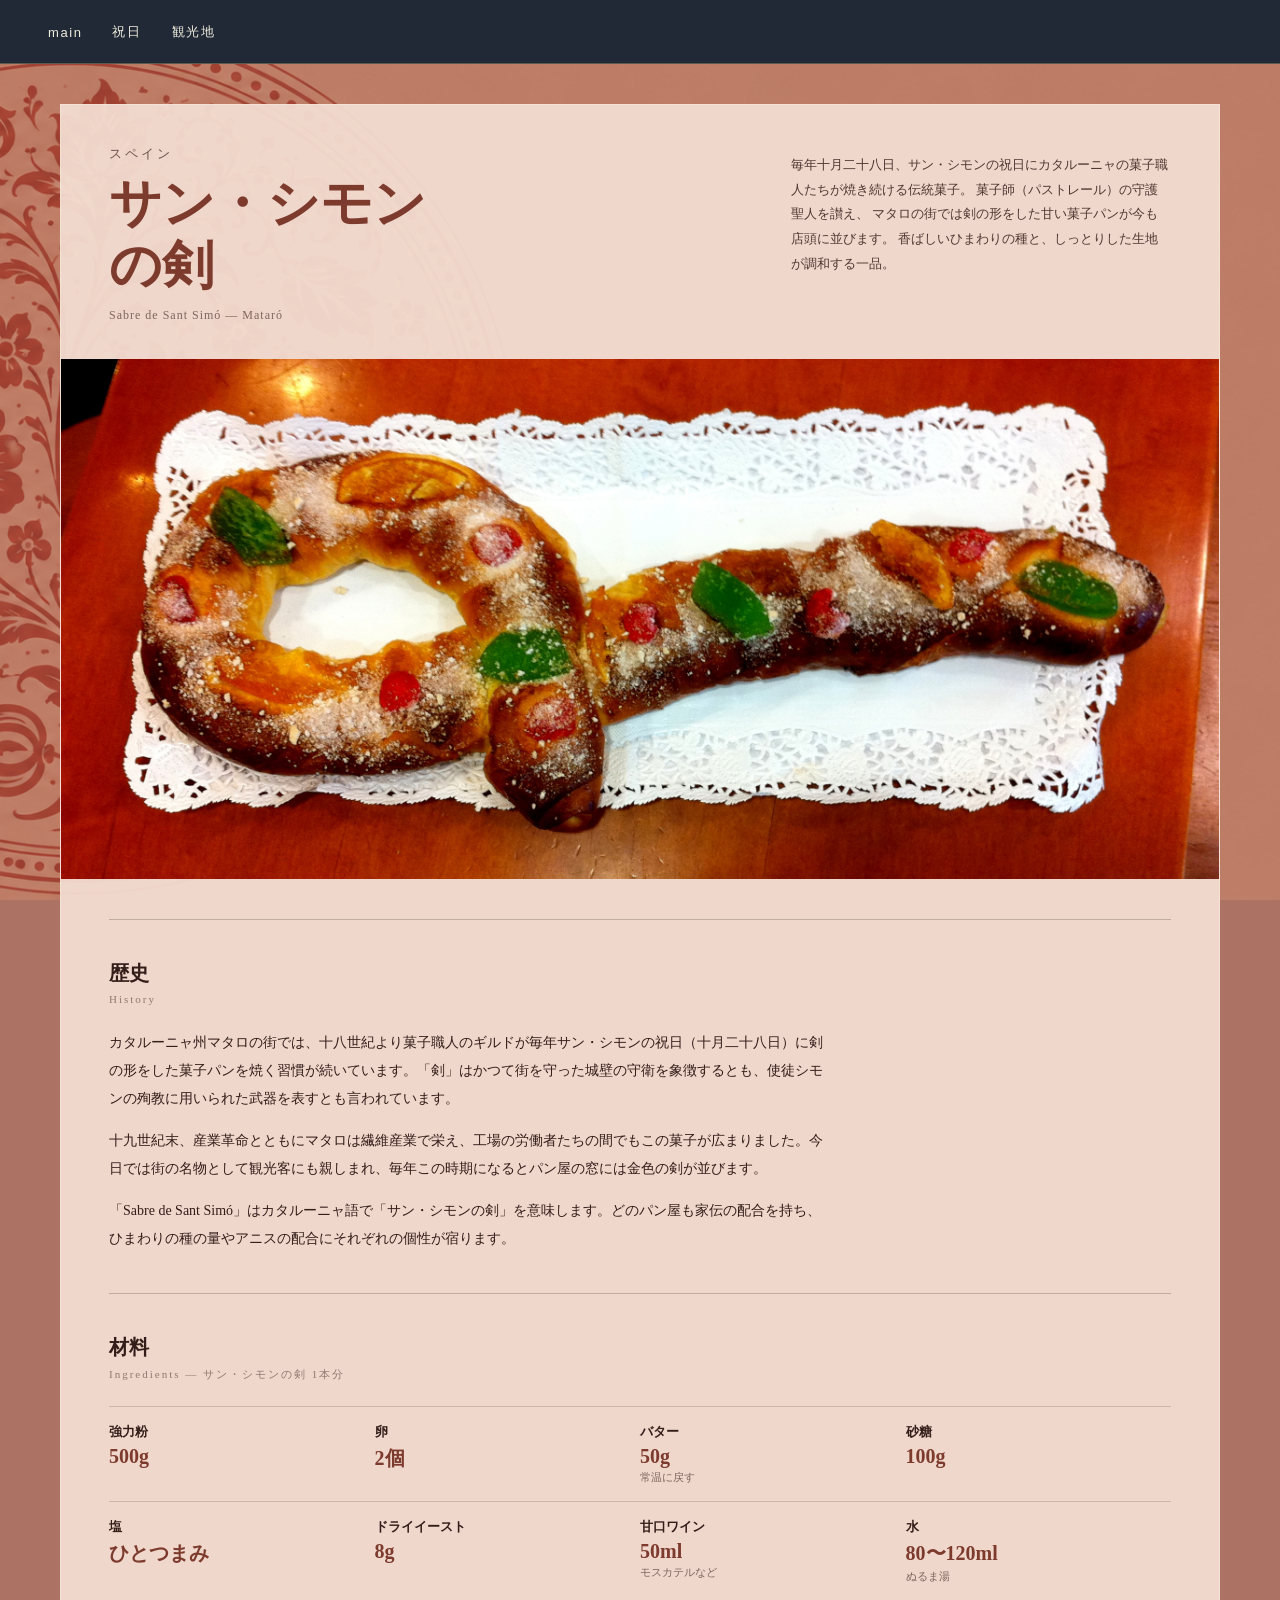
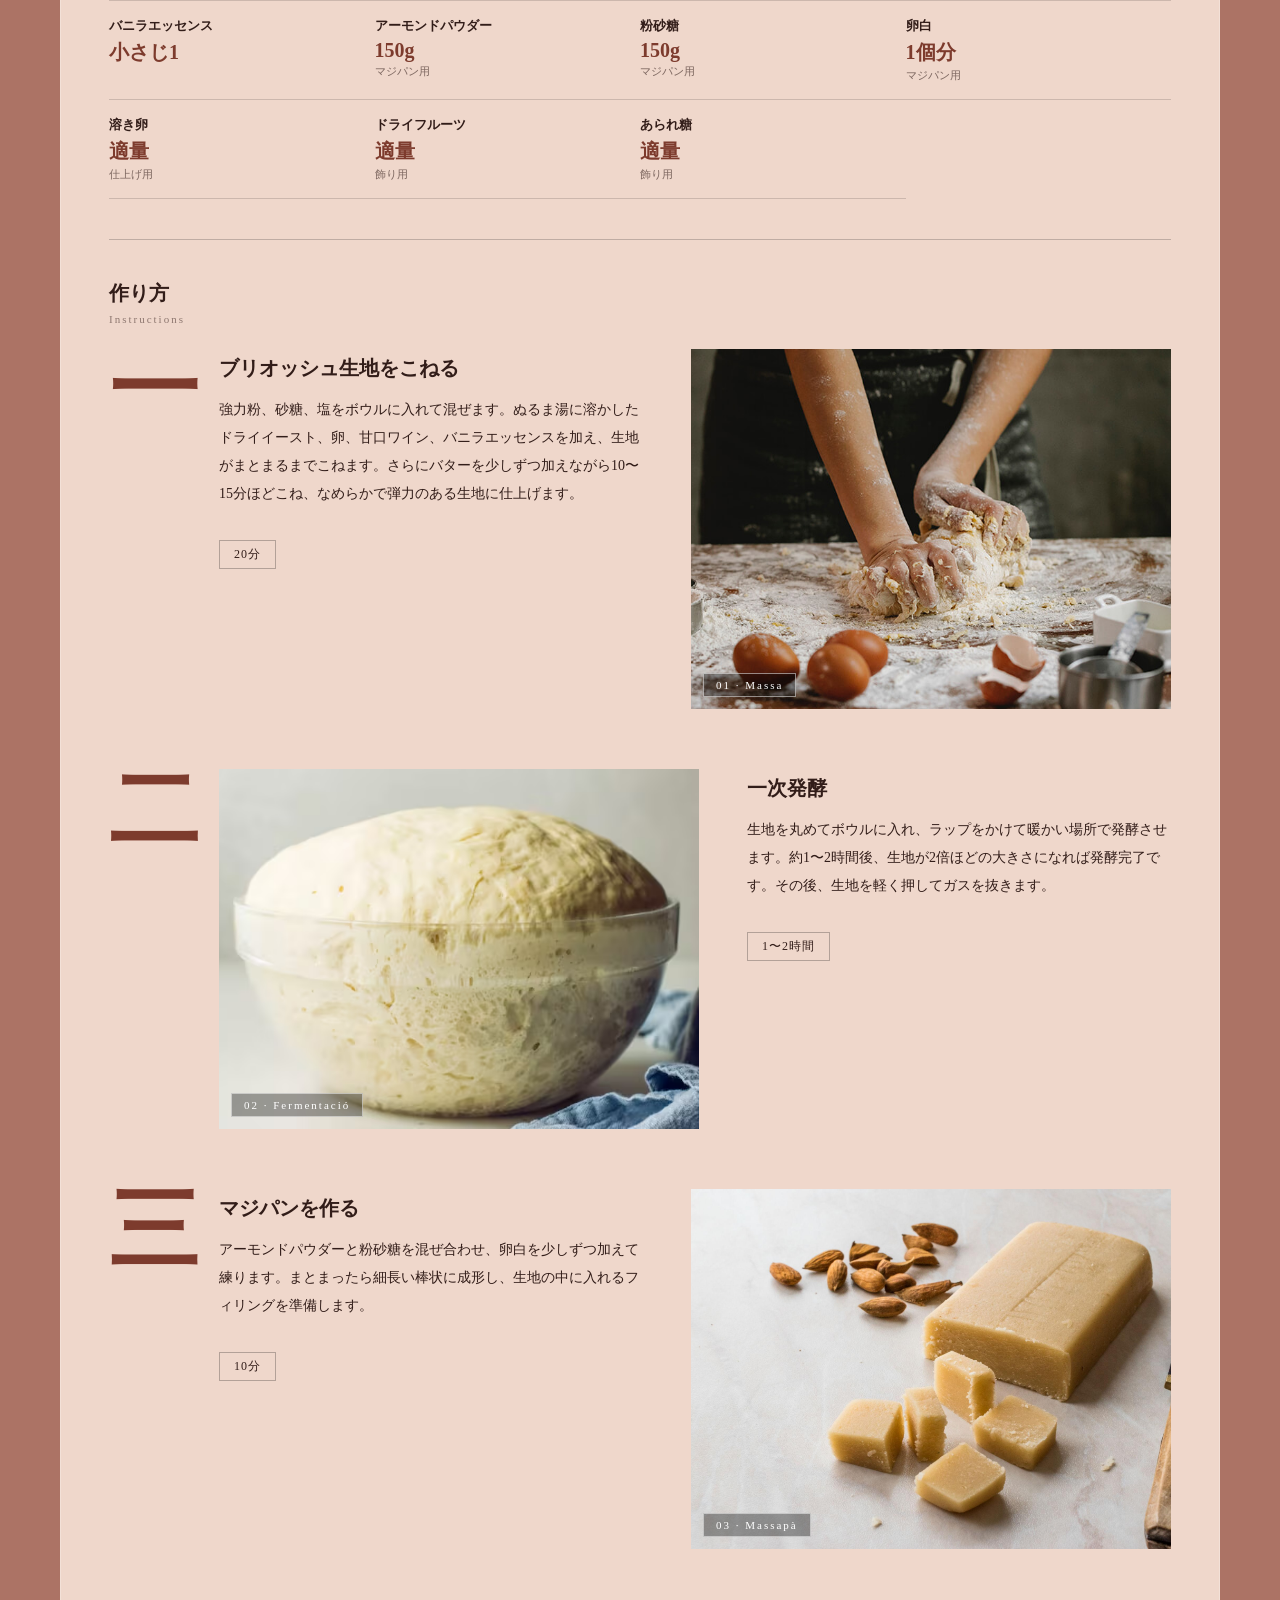
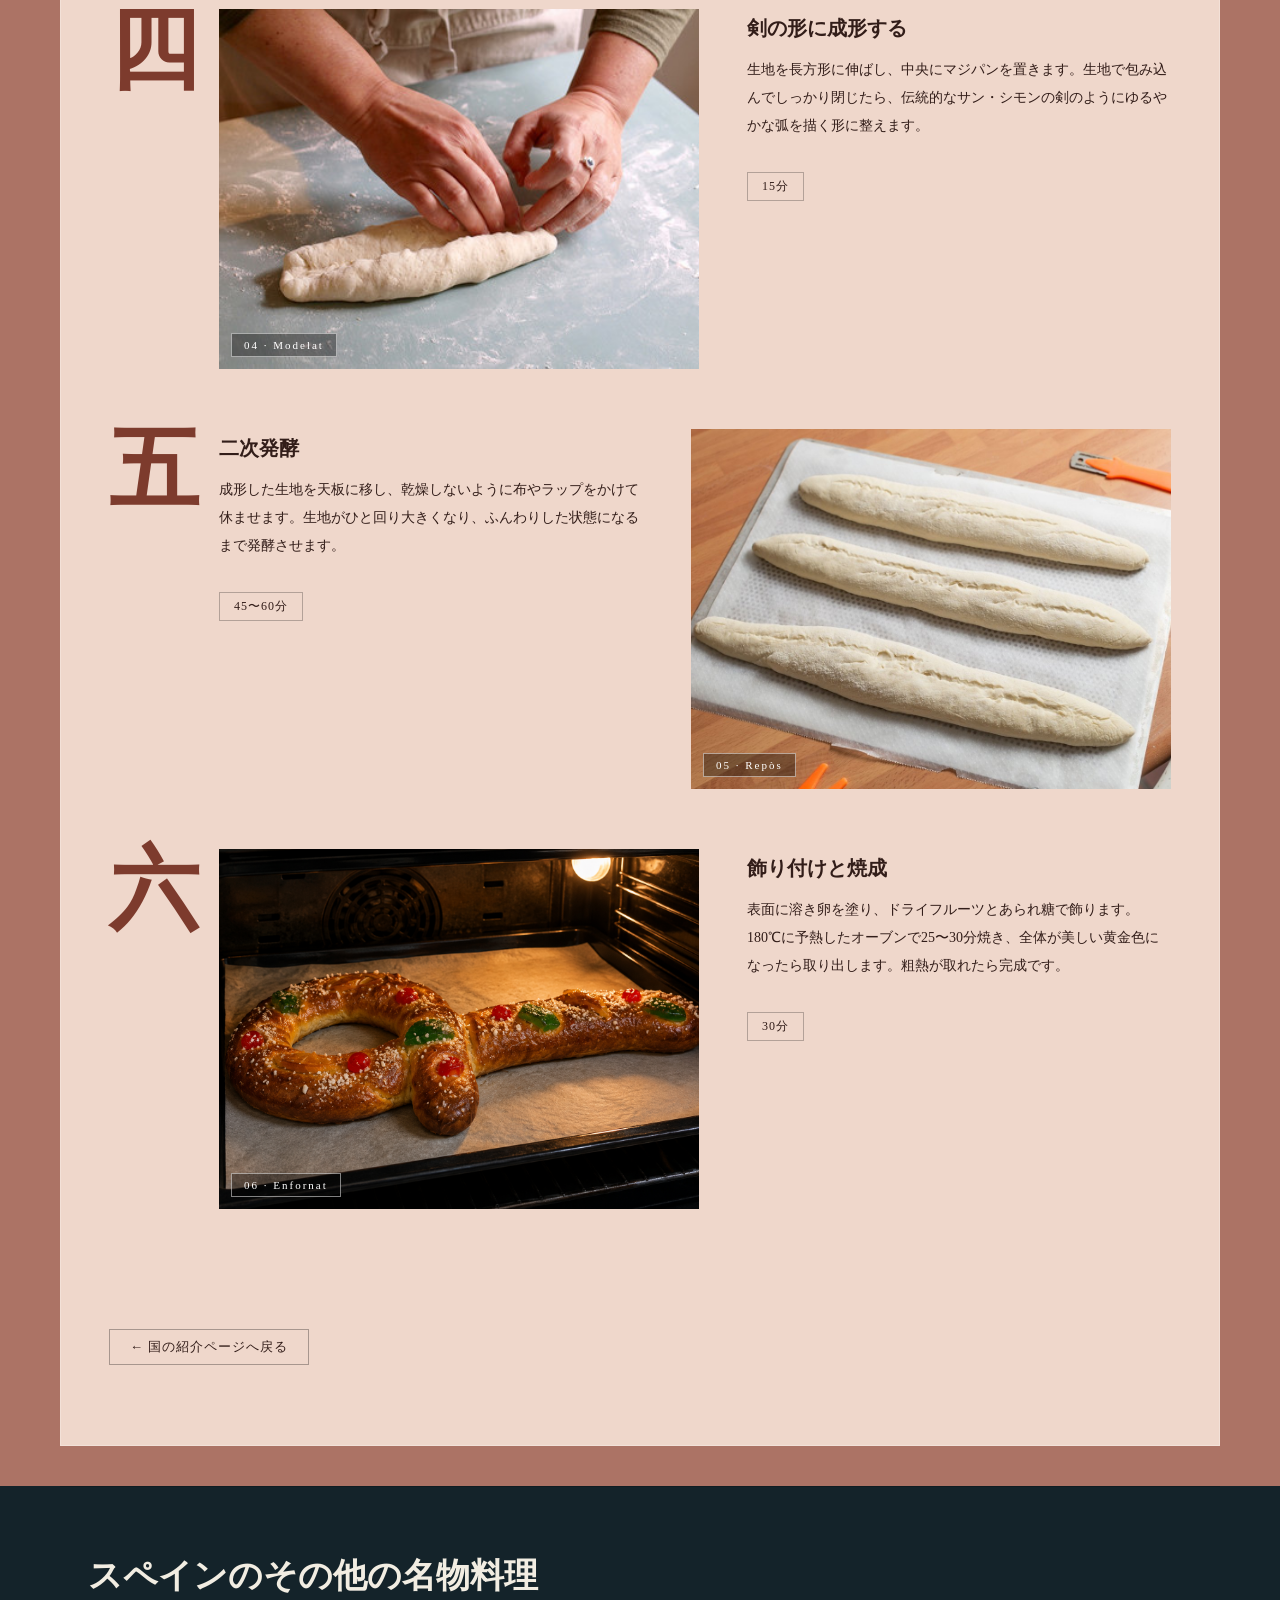
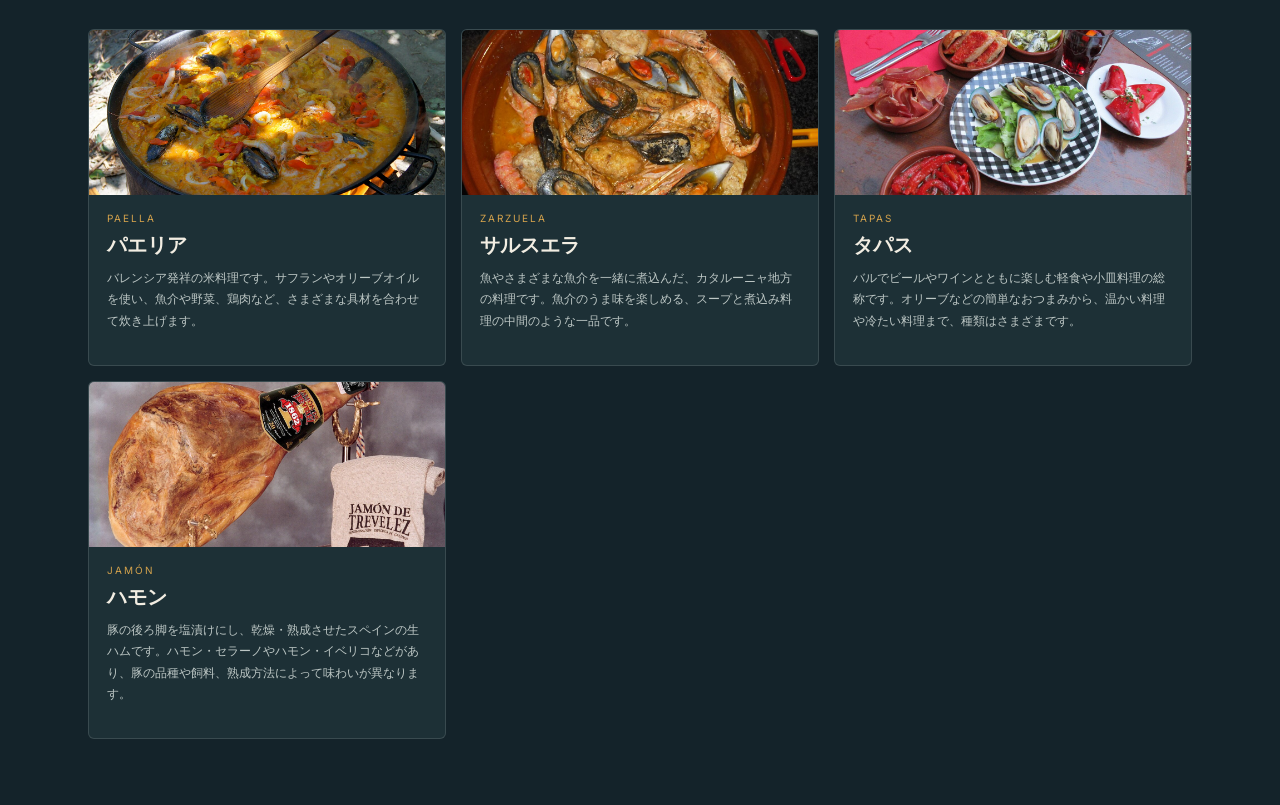
<file: ryouri 2/spain/spain.html>
<!DOCTYPE html>
<html lang="ja">
<head>
  <meta charset="UTF-8">
  <meta name="viewport" content="width=device-width, initial-scale=1.0">
  <title>サン・シモンの剣 — 料理 斎藤</title>
  <link rel="stylesheet" href="../css/recipe.css">
  <style>
    :root {
      --bg: #ac7365;
      --text: #321d19;
      --accent: #7d3b2d;
      --surface: 244, 221, 210;
      --country-background: url('../images/spain/Spain.png');
    }
  </style>
<link rel="stylesheet" href="../css/country-content.css"><link href="https://fonts.googleapis.com/css2?family=Fraunces:opsz,wght@9..144,400;9..144,600;9..144,700&amp;family=Inter:wght@400;500;600;700&amp;display=swap" rel="stylesheet"></head>
<body>
  <nav class="recipe-nav" aria-label="ページナビゲーション">
    <a href="../index.html" lang="en">main</a>
    <a href="holidays.html">祝日</a>
    <a href="sights.html">観光地</a>
  </nav>
  <main class="recipe-page">


    <div class="top">
    <div class="top-left">
      <div class="country">スペイン</div>
      <h1>サン・シモン<br>の剣</h1>
      <div class="romanji">Sabre de Sant Simó — Mataró</div>
    </div>
    <div class="top-right">
      毎年十月二十八日、サン・シモンの祝日にカタルーニャの菓子職人たちが焼き続ける伝統菓子。
      菓子師（パストレール）の守護聖人を讃え、
      マタロの街では剣の形をした甘い菓子パンが今も店頭に並びます。
      香ばしいひまわりの種と、しっとりした生地が調和する一品。
    </div>
  </div>

  <div class="hero">
    <img src="../images/spain/spain_2.png" alt="サン・シモンの剣">
  </div>

  <div class="content">

    <div class="section">
      <div class="section-title">歴史</div>
      <div class="section-title-en">History</div>
      <p>カタルーニャ州マタロの街では、十八世紀より菓子職人のギルドが毎年サン・シモンの祝日（十月二十八日）に剣の形をした菓子パンを焼く習慣が続いています。「剣」はかつて街を守った城壁の守衛を象徴するとも、使徒シモンの殉教に用いられた武器を表すとも言われています。</p>
      <p>十九世紀末、産業革命とともにマタロは繊維産業で栄え、工場の労働者たちの間でもこの菓子が広まりました。今日では街の名物として観光客にも親しまれ、毎年この時期になるとパン屋の窓には金色の剣が並びます。</p>
      <p>「Sabre de Sant Simó」はカタルーニャ語で「サン・シモンの剣」を意味します。どのパン屋も家伝の配合を持ち、ひまわりの種の量やアニスの配合にそれぞれの個性が宿ります。</p>
    </div>

    <div class="section">
      <div class="section-title">材料</div>
        <div class="section-title-en">Ingredients — サン・シモンの剣 1本分</div>
        <div class="ingredients-grid">

          <div class="ingredient">
            <div class="ingredient-name">強力粉</div>
            <div class="ingredient-amount">500g</div>
          </div>

          <div class="ingredient">
            <div class="ingredient-name">卵</div>
            <div class="ingredient-amount">2個</div>
          </div>

          <div class="ingredient">
            <div class="ingredient-name">バター</div>
            <div class="ingredient-amount">50g</div>
            <div class="ingredient-note">常温に戻す</div>
          </div>

          <div class="ingredient">
            <div class="ingredient-name">砂糖</div>
            <div class="ingredient-amount">100g</div>
          </div>

          <div class="ingredient">
            <div class="ingredient-name">塩</div>
            <div class="ingredient-amount">ひとつまみ</div>
          </div>

          <div class="ingredient">
            <div class="ingredient-name">ドライイースト</div>
            <div class="ingredient-amount">8g</div>
          </div>

          <div class="ingredient">
            <div class="ingredient-name">甘口ワイン</div>
            <div class="ingredient-amount">50ml</div>
            <div class="ingredient-note">モスカテルなど</div>
          </div>

          <div class="ingredient">
            <div class="ingredient-name">水</div>
            <div class="ingredient-amount">80〜120ml</div>
            <div class="ingredient-note">ぬるま湯</div>
          </div>

          <div class="ingredient">
            <div class="ingredient-name">バニラエッセンス</div>
            <div class="ingredient-amount">小さじ1</div>
          </div>

          <div class="ingredient">
            <div class="ingredient-name">アーモンドパウダー</div>
            <div class="ingredient-amount">150g</div>
            <div class="ingredient-note">マジパン用</div>
          </div>

          <div class="ingredient">
            <div class="ingredient-name">粉砂糖</div>
            <div class="ingredient-amount">150g</div>
            <div class="ingredient-note">マジパン用</div>
          </div>

          <div class="ingredient">
            <div class="ingredient-name">卵白</div>
            <div class="ingredient-amount">1個分</div>
            <div class="ingredient-note">マジパン用</div>
          </div>

          <div class="ingredient">
            <div class="ingredient-name">溶き卵</div>
            <div class="ingredient-amount">適量</div>
            <div class="ingredient-note">仕上げ用</div>
          </div>

          <div class="ingredient">
            <div class="ingredient-name">ドライフルーツ</div>
            <div class="ingredient-amount">適量</div>
            <div class="ingredient-note">飾り用</div>
          </div>

          <div class="ingredient">
            <div class="ingredient-name">あられ糖</div>
            <div class="ingredient-amount">適量</div>
            <div class="ingredient-note">飾り用</div>
          </div>

        </div>
    </div>

    <div class="section">
      <div class="section-title">作り方</div>
      <div class="section-title-en">Instructions</div>

      <!-- 一 -->
      <div class="step">
        <div class="step-num">一</div>
        <div class="step-text">
          <div class="step-name">ブリオッシュ生地をこねる</div>
          <p>強力粉、砂糖、塩をボウルに入れて混ぜます。ぬるま湯に溶かしたドライイースト、卵、甘口ワイン、バニラエッセンスを加え、生地がまとまるまでこねます。さらにバターを少しずつ加えながら10〜15分ほどこね、なめらかで弾力のある生地に仕上げます。</p>
          <span class="step-time">20分</span>
        </div>
        <div class="step-img-wrap">
          <img src="../images/spain/spain_steps_1.png" alt="生地をこねる">
          <span class="step-label">01 · Massa</span>
        </div>
      </div>

      <!-- 二 -->
      <div class="step step-even">
        <div class="step-num">二</div>
        <div class="step-img-wrap">
          <img src="../images/spain/spain_steps_2.png" alt="一次発酵">
          <span class="step-label">02 · Fermentació</span>
        </div>
        <div class="step-text">
          <div class="step-name">一次発酵</div>
          <p>生地を丸めてボウルに入れ、ラップをかけて暖かい場所で発酵させます。約1〜2時間後、生地が2倍ほどの大きさになれば発酵完了です。その後、生地を軽く押してガスを抜きます。</p>
          <span class="step-time">1〜2時間</span>
        </div>
      </div>

      <!-- 三 -->
      <div class="step">
        <div class="step-num">三</div>
        <div class="step-text">
          <div class="step-name">マジパンを作る</div>
          <p>アーモンドパウダーと粉砂糖を混ぜ合わせ、卵白を少しずつ加えて練ります。まとまったら細長い棒状に成形し、生地の中に入れるフィリングを準備します。</p>
          <span class="step-time">10分</span>
        </div>
        <div class="step-img-wrap">
          <img src="../images/spain/spain_steps_3.png" alt="マジパン作り">
          <span class="step-label">03 · Massapà</span>
        </div>
      </div>

      <!-- 四 -->
      <div class="step step-even">
        <div class="step-num">四</div>
        <div class="step-img-wrap">
          <img src="../images/spain/spain_steps_4.png" alt="成形">
          <span class="step-label">04 · Modelat</span>
        </div>
        <div class="step-text">
          <div class="step-name">剣の形に成形する</div>
          <p>生地を長方形に伸ばし、中央にマジパンを置きます。生地で包み込んでしっかり閉じたら、伝統的なサン・シモンの剣のようにゆるやかな弧を描く形に整えます。</p>
          <span class="step-time">15分</span>
        </div>
      </div>

      <!-- 五 -->
      <div class="step">
        <div class="step-num">五</div>
        <div class="step-text">
          <div class="step-name">二次発酵</div>
          <p>成形した生地を天板に移し、乾燥しないように布やラップをかけて休ませます。生地がひと回り大きくなり、ふんわりした状態になるまで発酵させます。</p>
          <span class="step-time">45〜60分</span>
        </div>
        <div class="step-img-wrap">
          <img src="../images/spain/spain_steps_5.png" alt="二次発酵">
          <span class="step-label">05 · Repòs</span>
        </div>
      </div>

      <!-- 六 -->
      <div class="step step-even">
        <div class="step-num">六</div>
        <div class="step-img-wrap">
          <img src="../images/spain/spain_steps_6.png" alt="焼成">
          <span class="step-label">06 · Enfornat</span>
        </div>
        <div class="step-text">
          <div class="step-name">飾り付けと焼成</div>
          <p>表面に溶き卵を塗り、ドライフルーツとあられ糖で飾ります。180℃に予熱したオーブンで25〜30分焼き、全体が美しい黄金色になったら取り出します。粗熱が取れたら完成です。</p>
          <span class="step-time">30分</span>
        </div>
      </div>

    </div>

    <a href="landing.html" class="back">← 国の紹介ページへ戻る</a>

  </div>

  </main><aside class="country-content" aria-labelledby="other-dishes"><section class="section"><div class="section-head"><div><h2 id="other-dishes">スペインのその他の名物料理</h2></div></div><div class="cards food-mini"><article class="card"><img src="../images/spain/food-paella.jpg" alt="大きな鍋で炊き上げるパエリア" loading="lazy" decoding="async"><div class="card-body"><div class="card-number">PAELLA</div><h3>パエリア</h3><p>バレンシア発祥の米料理です。サフランやオリーブオイルを使い、魚介や野菜、鶏肉など、さまざまな具材を合わせて炊き上げます。</p></div></article>
<article class="card"><img src="../images/spain/food-zarzuela.jpg" alt="魚や魚介を煮込んだサルスエラ" loading="lazy" decoding="async"><div class="card-body"><div class="card-number">ZARZUELA</div><h3>サルスエラ</h3><p>魚やさまざまな魚介を一緒に煮込んだ、カタルーニャ地方の料理です。魚介のうま味を楽しめる、スープと煮込み料理の中間のような一品です。</p></div></article>
<article class="card"><img src="../images/spain/food-tapas.jpg" alt="小皿に盛られたタパス" loading="lazy" decoding="async"><div class="card-body"><div class="card-number">TAPAS</div><h3>タパス</h3><p>バルでビールやワインとともに楽しむ軽食や小皿料理の総称です。オリーブなどの簡単なおつまみから、温かい料理や冷たい料理まで、種類はさまざまです。</p></div></article>
<article class="card"><img src="../images/spain/food-jamon.jpg" alt="熟成させたスペインの生ハム" loading="lazy" decoding="async"><div class="card-body"><div class="card-number">JAMÓN</div><h3>ハモン</h3><p>豚の後ろ脚を塩漬けにし、乾燥・熟成させたスペインの生ハムです。ハモン・セラーノやハモン・イベリコなどがあり、豚の品種や飼料、熟成方法によって味わいが異なります。</p></div></article></div></section></aside>
</body>
</html>
</file>
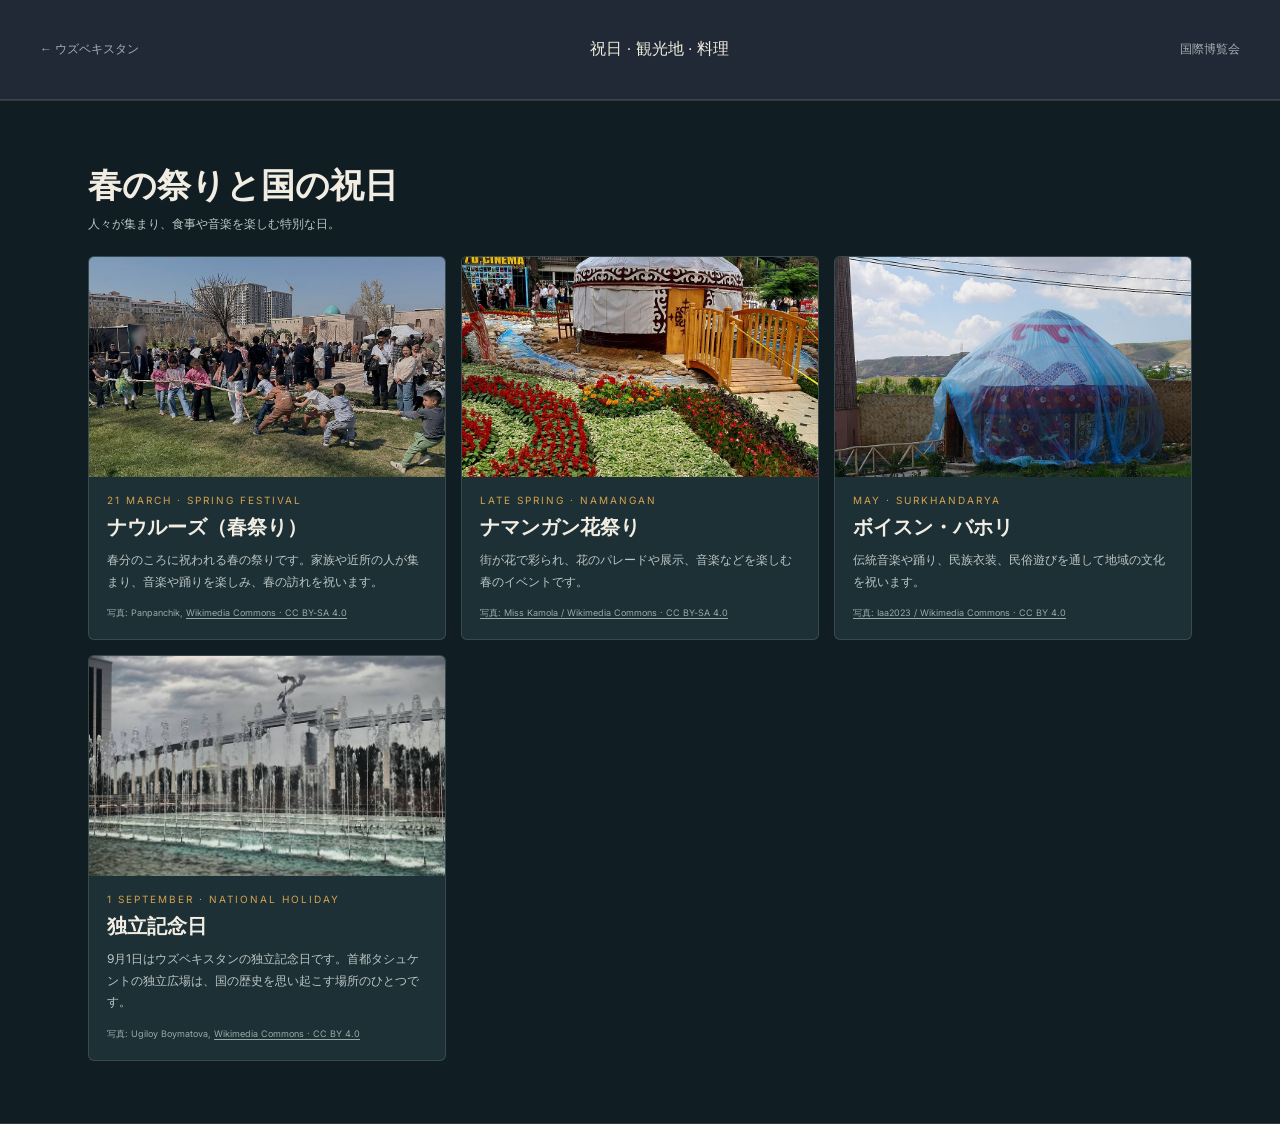
<file: ryouri 2/uzbekistan/holidays.html>
<!doctype html>
<html lang="ja"><head><meta charset="UTF-8"><meta name="viewport" content="width=device-width, initial-scale=1.0"><title>ウズベキスタン — 祝日</title><link rel="stylesheet" href="../css/test.css"><link rel="stylesheet" href="../css/country-content.css"><link href="https://fonts.googleapis.com/css2?family=Fraunces:opsz,wght@9..144,400;9..144,600;9..144,700&amp;family=Inter:wght@400;500;600;700&amp;display=swap" rel="stylesheet"></head>
<body class="landing uzbekistan"><header class="landing-header"><a class="back-home" href="landing.html">← ウズベキスタン</a><nav aria-label="国のメニュー"><a href="holidays.html">祝日</a> · <a href="sights.html">観光地</a> · <a href="uzbekistan.html">料理</a></nav><a class="back-home" href="../index.html">国際博覧会</a></header><main class="country-content"><div class="holiday-section" id="holidays">
      <section class="section">
        <div class="section-head"><div><h2>春の祭りと国の祝日</h2><p>人々が集まり、食事や音楽を楽しむ特別な日。</p></div></div>
        <div class="cards">
          <article class="card"><img src="../images/uzbekistan/holiday-navruz-gathering.jpg" alt="ナウルーズの日のイベントで綱引きをする人々"><div class="card-body"><div class="card-number">21 MARCH · SPRING FESTIVAL</div><h3>ナウルーズ（春祭り）</h3><p>春分のころに祝われる春の祭りです。家族や近所の人が集まり、音楽や踊りを楽しみ、春の訪れを祝います。</p><small class="credit">写真: Panpanchik, <a href="https://commons.wikimedia.org/wiki/File:Navruz_festival03.jpg" target="_blank" rel="noreferrer">Wikimedia Commons · CC BY-SA 4.0</a></small></div></article>
          <article class="card"><img src="../images/uzbekistan/holiday-namangan-flowers.jpg" alt="ナマンガンの花祭り"><div class="card-body"><div class="card-number">LATE SPRING · NAMANGAN</div><h3>ナマンガン花祭り</h3><p>街が花で彩られ、花のパレードや展示、音楽などを楽しむ春のイベントです。</p><small class="credit"><a href="https://commons.wikimedia.org/wiki/File:Gullar_festivali._Namangan.jpg" target="_blank" rel="noreferrer">写真: Miss Kamola / Wikimedia Commons · CC BY-SA 4.0</a></small></div></article>
          <article class="card"><img src="../images/uzbekistan/holiday-boysun.jpg" alt="ボイスン・バホリ"><div class="card-body"><div class="card-number">MAY · SURKHANDARYA</div><h3>ボイスン・バホリ</h3><p>伝統音楽や踊り、民族衣装、民俗遊びを通して地域の文化を祝います。</p><small class="credit"><a href="https://commons.wikimedia.org/wiki/File:Boysun_bahori_festivalida_olingan_rasm_16.jpg" target="_blank" rel="noreferrer">写真: Iaa2023 / Wikimedia Commons · CC BY 4.0</a></small></div></article>          <article class="card"><img src="../images/uzbekistan/holiday-independence.jpg" alt="タシュケントの独立広場"><div class="card-body"><div class="card-number">1 SEPTEMBER · NATIONAL HOLIDAY</div><h3>独立記念日</h3><p>9月1日はウズベキスタンの独立記念日です。首都タシュケントの独立広場は、国の歴史を思い起こす場所のひとつです。</p><small class="credit">写真: Ugiloy Boymatova, <a href="https://commons.wikimedia.org/wiki/File:O%27zbekiston_bosh_maydoni_(Mustaqillik_maydoni).jpg" target="_blank" rel="noreferrer">Wikimedia Commons · CC BY 4.0</a></small></div></article>
        </div>
      </section>
    </div></main></body></html>
</file>
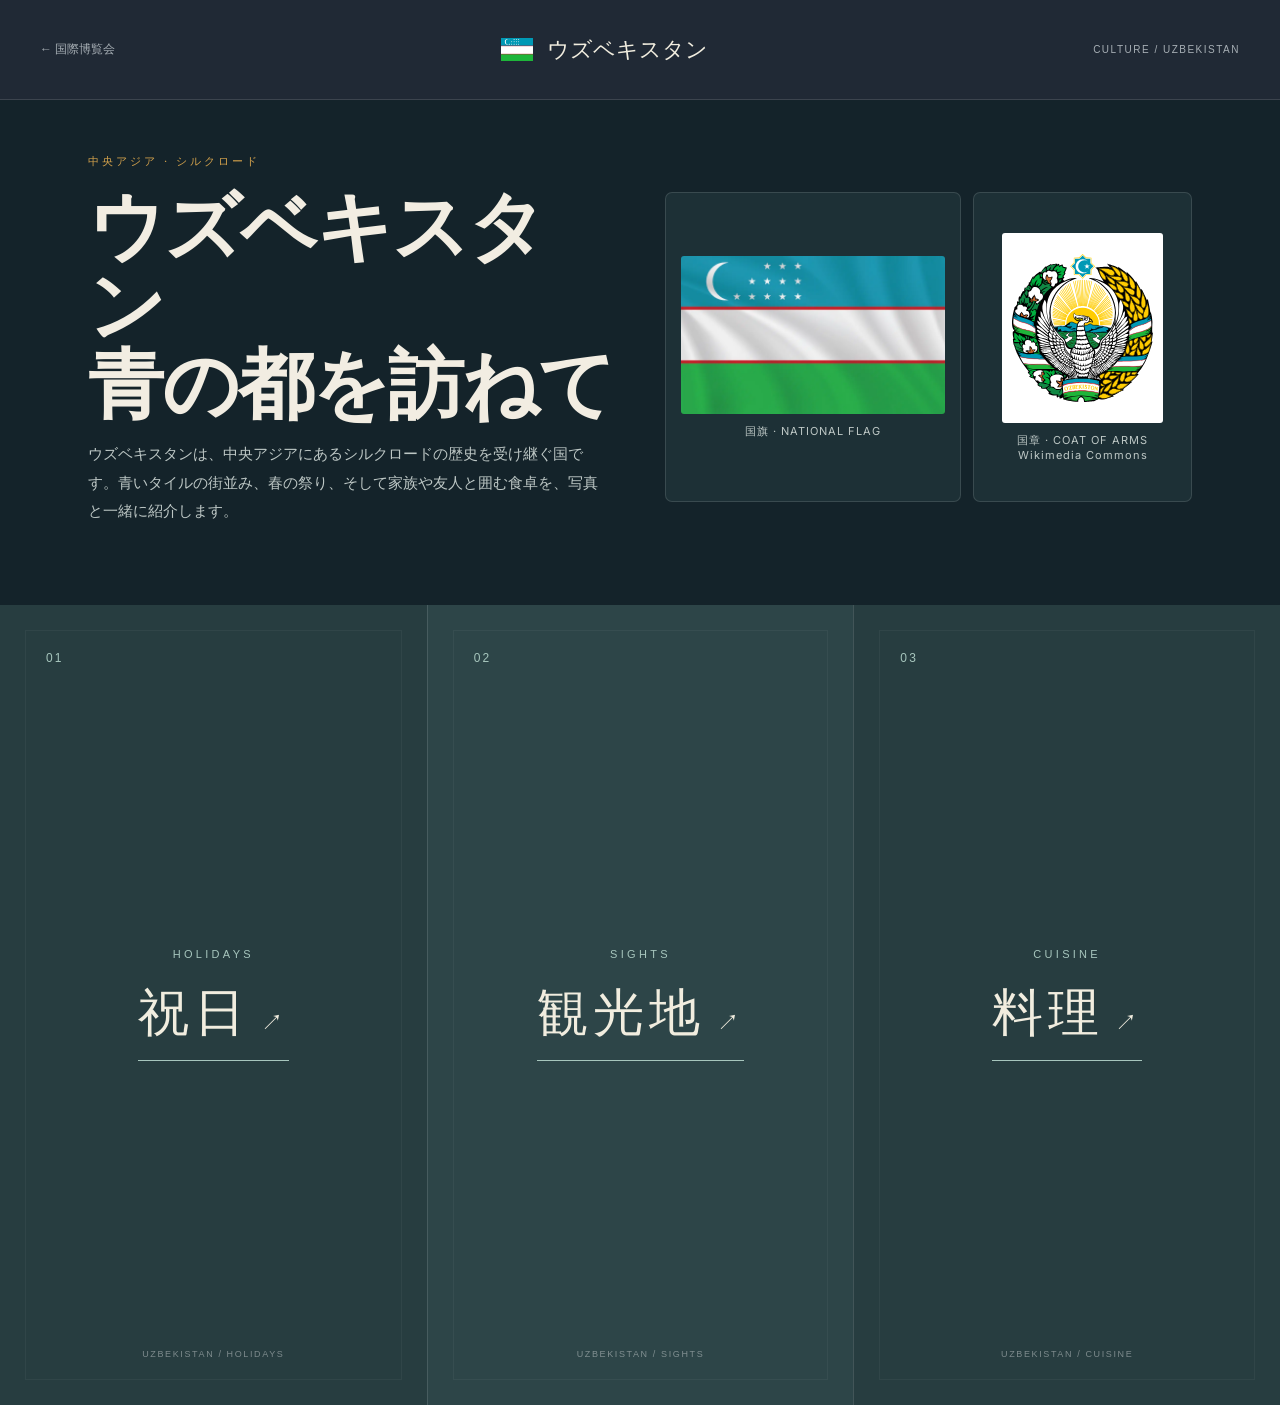
<file: ryouri 2/uzbekistan/landing.html>
<!DOCTYPE html>
<html lang="ja">
<head>
<meta charset="UTF-8">
<meta name="viewport" content="width=device-width, initial-scale=1.0">
<title>ウズベキスタン — 国際博覧会</title>
<link rel="stylesheet" href="../css/test.css">
<link rel="stylesheet" href="../css/country-content.css"><link href="https://fonts.googleapis.com/css2?family=Fraunces:opsz,wght@9..144,400;9..144,600;9..144,700&amp;family=Inter:wght@400;500;600;700&amp;display=swap" rel="stylesheet"></head>
<body class="landing uzbekistan">
<header class="landing-header"><a class="back-home" href="../index.html">← 国際博覧会</a><div class="country-heading"><img src="../images/uzbekistan/uz.svg" alt="ウズベキスタンの国旗"><span>ウズベキスタン</span></div><span class="edition">CULTURE / UZBEKISTAN</span></header>
<div class="country-content"><section class="hero" id="top">
      <div>
        <div class="kicker">中央アジア · シルクロード</div>
        <h1>ウズベキスタン<br>青の都を訪ねて</h1>
        <p class="intro">ウズベキスタンは、中央アジアにあるシルクロードの歴史を受け継ぐ国です。青いタイルの街並み、春の祭り、そして家族や友人と囲む食卓を、写真と一緒に紹介します。</p>
      </div>
      <div class="symbol-gallery" aria-label="ウズベキスタンの国のシンボル"><figure class="symbol-card"><img class="flag" src="../images/uzbekistan/flag.jpg" alt="ウズベキスタンの国旗"><figcaption class="symbol-label">国旗 · NATIONAL FLAG</figcaption></figure><figure class="symbol-card"><img class="emblem" src="../images/uzbekistan/emblem.svg" alt="ウズベキスタンの国章"><figcaption class="symbol-label">国章 · COAT OF ARMS<br><a href="https://commons.wikimedia.org/wiki/File:Coat_of_arms_of_Uzbekistan.svg" target="_blank" rel="noreferrer">Wikimedia Commons</a></figcaption></figure></div>
    </section></div><main class="panels" aria-label="ウズベキスタンを知る">
<section class="panel" id="holidays"><div class="image-slot" aria-label="祝日の画像スペース"></div><span class="panel-number">01</span><div class="panel-title"><p>HOLIDAYS</p><a href="holidays.html">祝日<span aria-hidden="true"> ↗</span></a></div><span class="panel-foot">UZBEKISTAN / HOLIDAYS</span></section>
<section class="panel" id="sights"><div class="image-slot" aria-label="観光地の画像スペース"></div><span class="panel-number">02</span><div class="panel-title"><p>SIGHTS</p><a href="sights.html">観光地<span aria-hidden="true"> ↗</span></a></div><span class="panel-foot">UZBEKISTAN / SIGHTS</span></section>
<section class="panel"><div class="image-slot" aria-label="料理の画像スペース"></div><span class="panel-number">03</span><div class="panel-title"><p>CUISINE</p><a href="uzbekistan.html">料理<span aria-hidden="true"> ↗</span></a></div><span class="panel-foot">UZBEKISTAN / CUISINE</span></section>
</main></body></html>
</file>
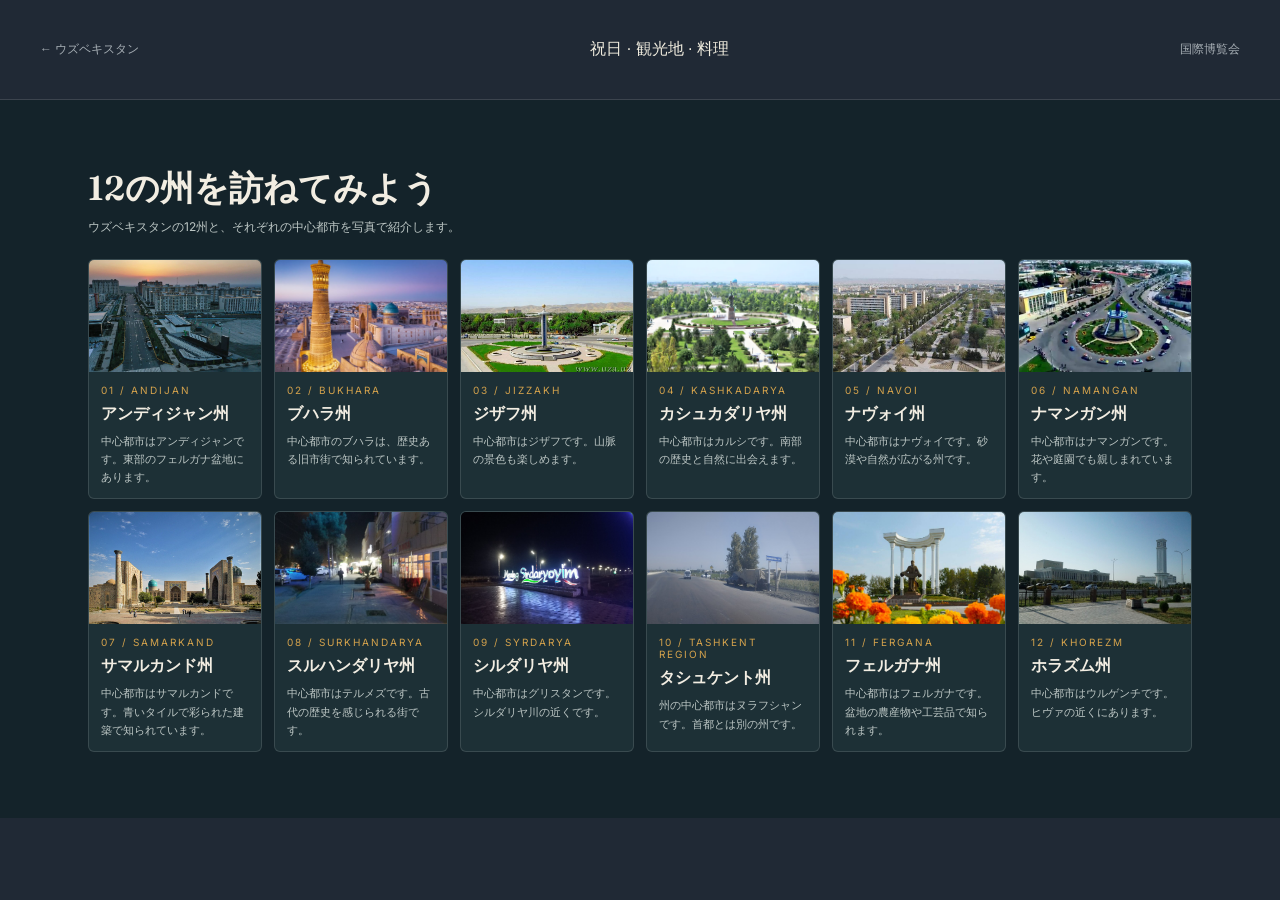
<file: ryouri 2/uzbekistan/sights.html>
<!doctype html>
<html lang="ja"><head><meta charset="UTF-8"><meta name="viewport" content="width=device-width, initial-scale=1.0"><title>ウズベキスタン — 観光地</title><link rel="stylesheet" href="../css/test.css"><link rel="stylesheet" href="../css/country-content.css"><link href="https://fonts.googleapis.com/css2?family=Fraunces:opsz,wght@9..144,400;9..144,600;9..144,700&amp;family=Inter:wght@400;500;600;700&amp;display=swap" rel="stylesheet"></head>
<body class="landing uzbekistan"><header class="landing-header"><a class="back-home" href="landing.html">← ウズベキスタン</a><nav aria-label="国のメニュー"><a href="holidays.html">祝日</a> · <a href="sights.html">観光地</a> · <a href="uzbekistan.html">料理</a></nav><a class="back-home" href="../index.html">国際博覧会</a></header><main class="country-content"><section class="section" id="sights">
      <div class="section-head"><div><h2>12の州を訪ねてみよう</h2><p>ウズベキスタンの12州と、それぞれの中心都市を写真で紹介します。</p></div></div>
      <div class="region-grid">
        <article class="card"><img src="../images/uzbekistan/city-andijan.jpg" alt="アンディジャン"><div class="card-body"><div class="card-number">01 / ANDIJAN</div><h3>アンディジャン州</h3><p>中心都市はアンディジャンです。東部のフェルガナ盆地にあります。</p></div></article>
        <article class="card"><img src="../images/uzbekistan/city-bukhara.jpg" alt="ブハラ"><div class="card-body"><div class="card-number">02 / BUKHARA</div><h3>ブハラ州</h3><p>中心都市のブハラは、歴史ある旧市街で知られています。</p></div></article>
        <article class="card"><img src="../images/uzbekistan/city-jizzakh.jpg" alt="ジザフ"><div class="card-body"><div class="card-number">03 / JIZZAKH</div><h3>ジザフ州</h3><p>中心都市はジザフです。山脈の景色も楽しめます。</p></div></article>
        <article class="card"><img src="../images/uzbekistan/city-qashqadaryo.jpg" alt="カルシ"><div class="card-body"><div class="card-number">04 / KASHKADARYA</div><h3>カシュカダリヤ州</h3><p>中心都市はカルシです。南部の歴史と自然に出会えます。</p></div></article>
        <article class="card"><img src="../images/uzbekistan/city-navoi.jpg" alt="ナヴォイ"><div class="card-body"><div class="card-number">05 / NAVOI</div><h3>ナヴォイ州</h3><p>中心都市はナヴォイです。砂漠や自然が広がる州です。</p></div></article>
        <article class="card"><img src="../images/uzbekistan/city-namangan.jpg" alt="ナマンガン"><div class="card-body"><div class="card-number">06 / NAMANGAN</div><h3>ナマンガン州</h3><p>中心都市はナマンガンです。花や庭園でも親しまれています。</p></div></article>
        <article class="card"><img src="../images/uzbekistan/city-samarkand.jpg" alt="サマルカンド"><div class="card-body"><div class="card-number">07 / SAMARKAND</div><h3>サマルカンド州</h3><p>中心都市はサマルカンドです。青いタイルで彩られた建築で知られています。</p></div></article>
        <article class="card"><img src="../images/uzbekistan/city-termez.jpg" alt="テルメズ"><div class="card-body"><div class="card-number">08 / SURKHANDARYA</div><h3>スルハンダリヤ州</h3><p>中心都市はテルメズです。古代の歴史を感じられる街です。</p></div></article>
        <article class="card"><img src="../images/uzbekistan/city-gulistan.jpg" alt="グリスタン"><div class="card-body"><div class="card-number">09 / SYRDARYA</div><h3>シルダリヤ州</h3><p>中心都市はグリスタンです。シルダリヤ川の近くです。</p></div></article>
        <article class="card"><img src="../images/uzbekistan/city-nurafshon.jpg" alt="ヌラフシャン"><div class="card-body"><div class="card-number">10 / TASHKENT REGION</div><h3>タシュケント州</h3><p>州の中心都市はヌラフシャンです。首都とは別の州です。</p></div></article>
        <article class="card"><img src="../images/uzbekistan/city-fergana.jpg" alt="フェルガナ"><div class="card-body"><div class="card-number">11 / FERGANA</div><h3>フェルガナ州</h3><p>中心都市はフェルガナです。盆地の農産物や工芸品で知られます。</p></div></article>
        <article class="card"><img src="../images/uzbekistan/city-urgench.jpg" alt="ウルゲンチ"><div class="card-body"><div class="card-number">12 / KHOREZM</div><h3>ホラズム州</h3><p>中心都市はウルゲンチです。ヒヴァの近くにあります。</p></div></article>
      </div>
    </section></main></body></html>
</file>
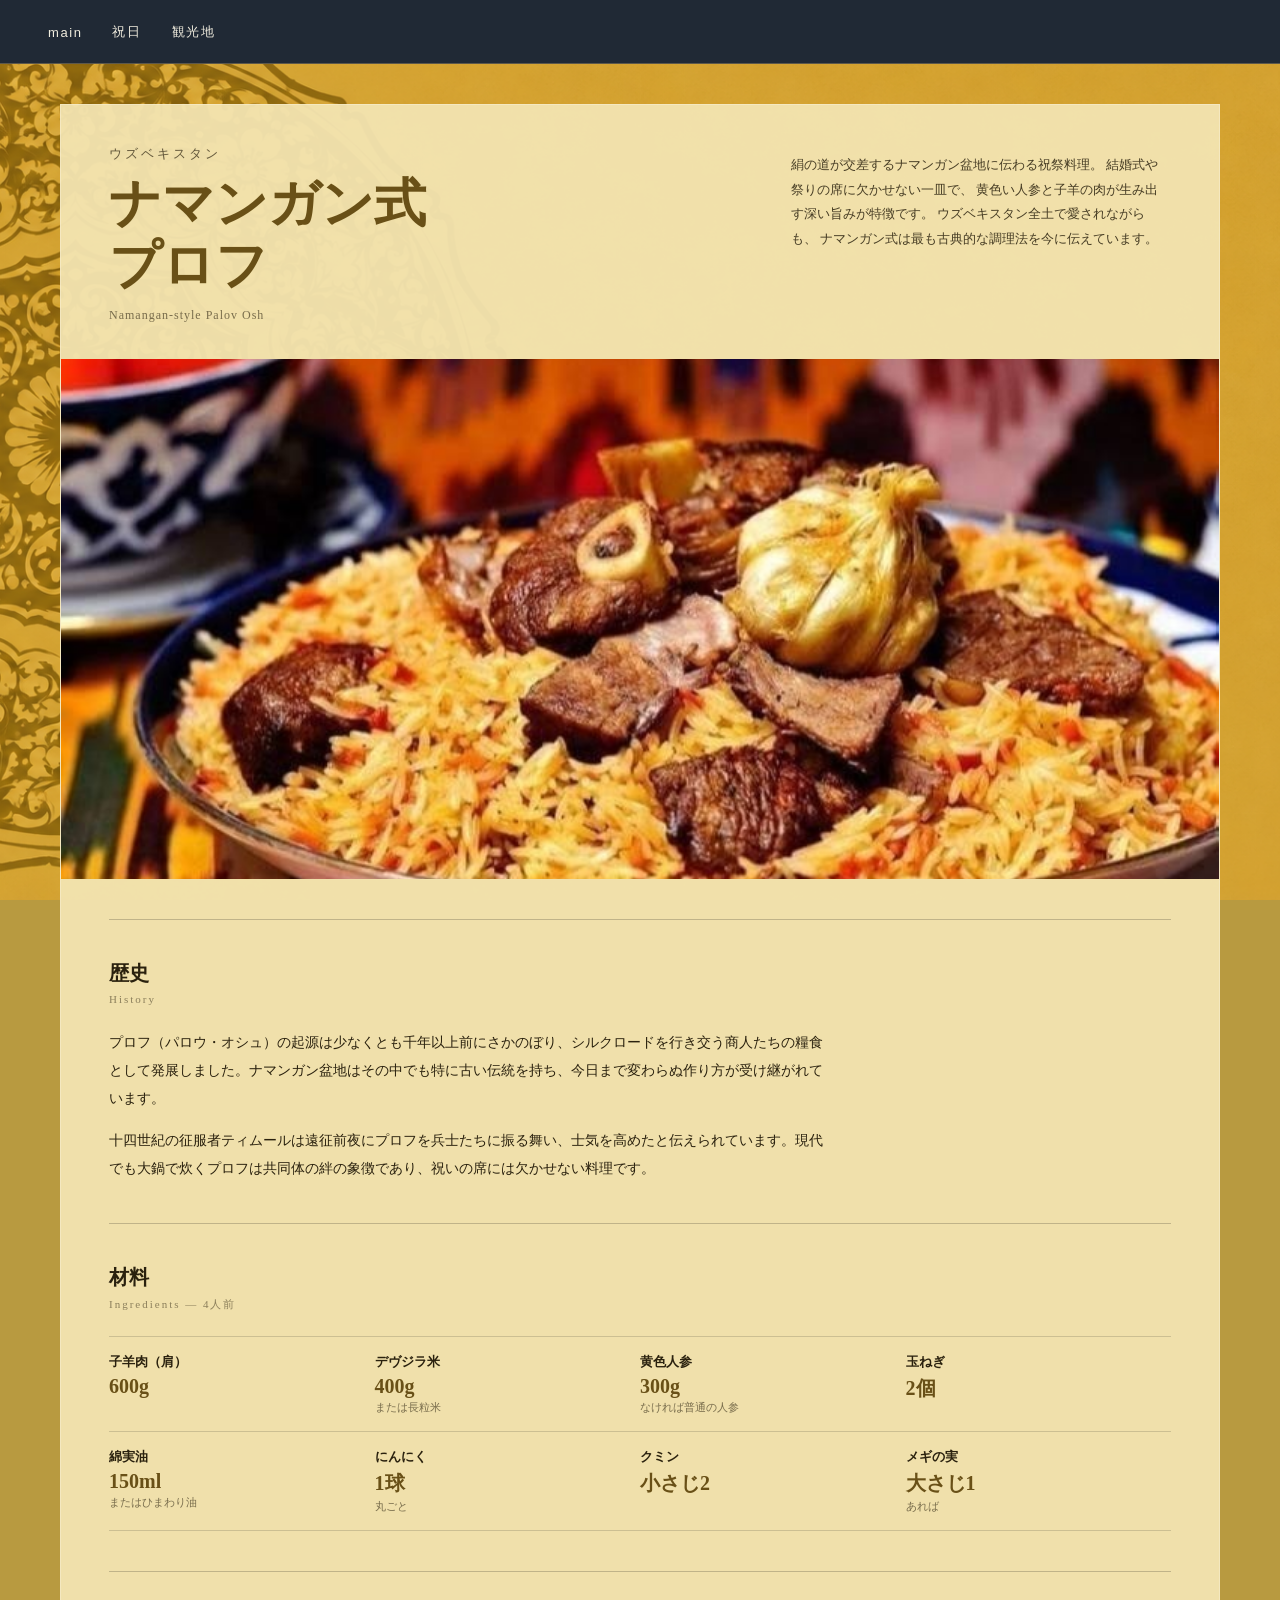
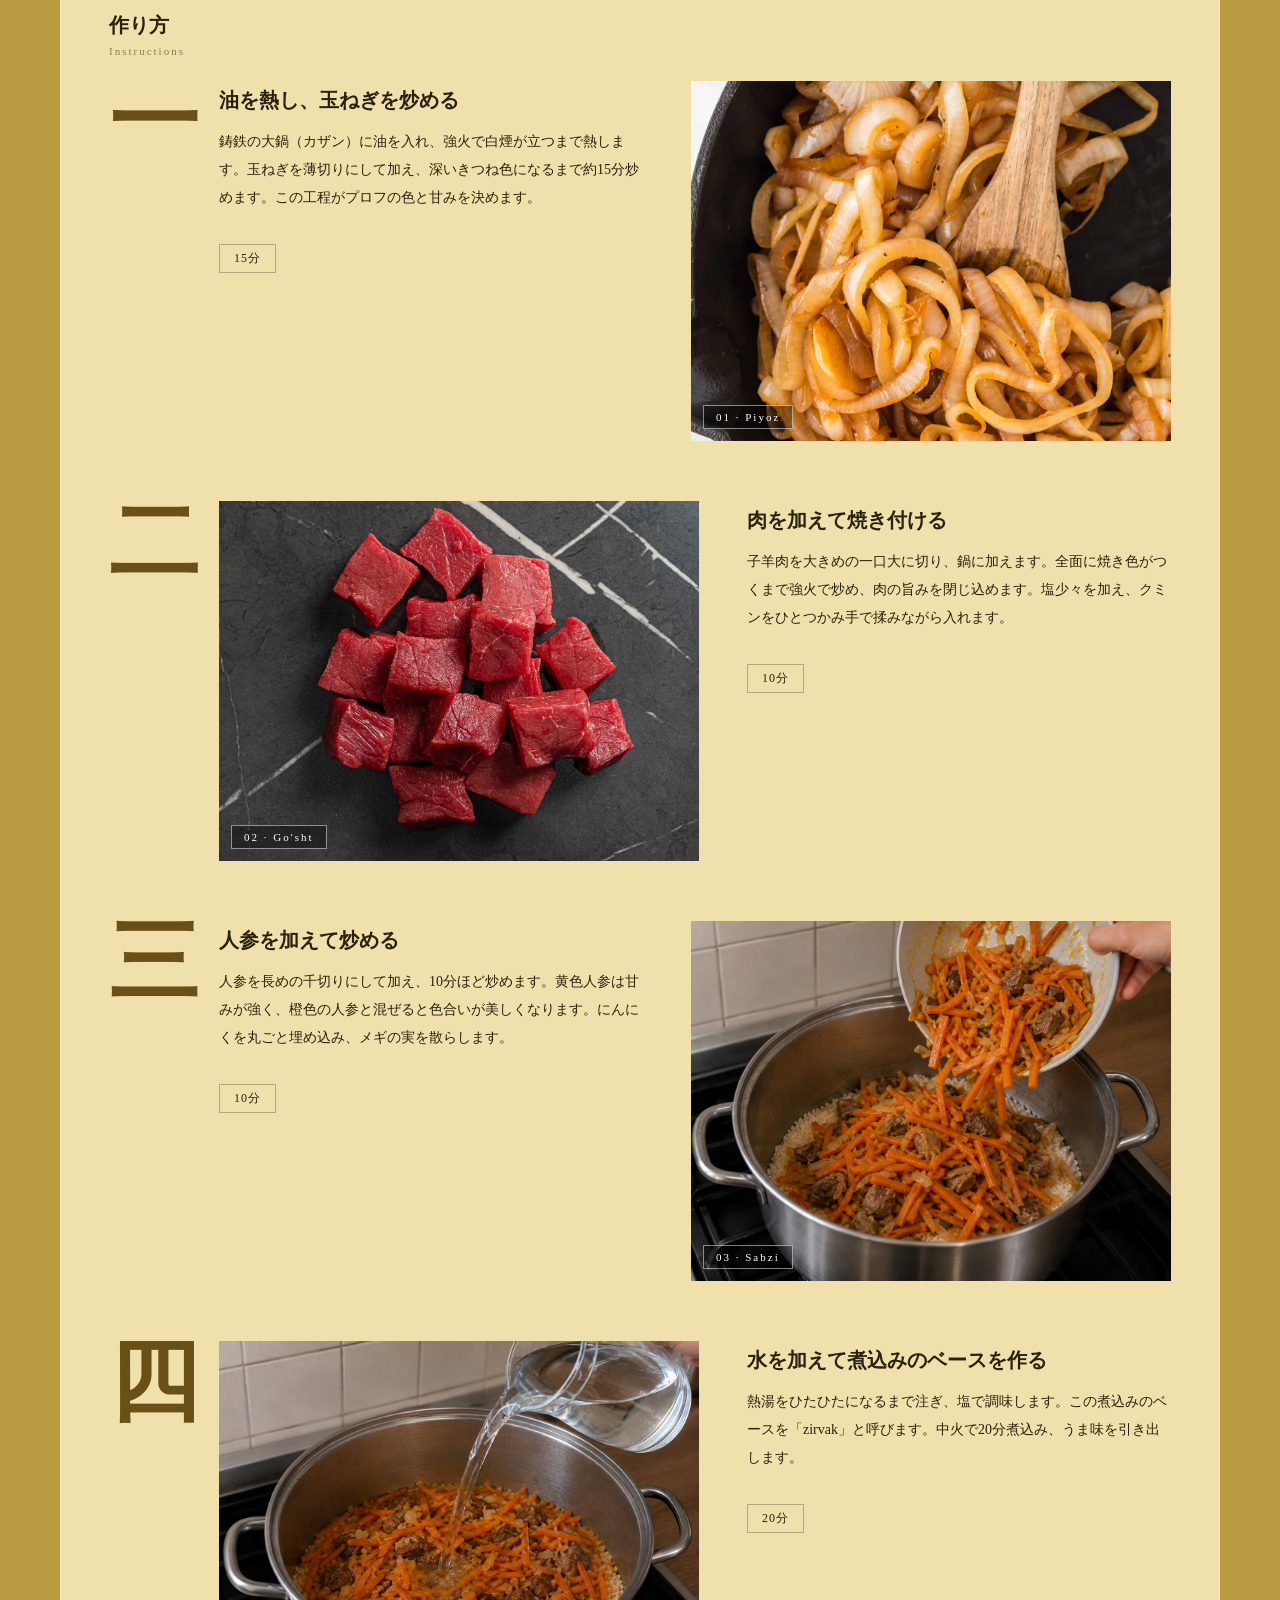
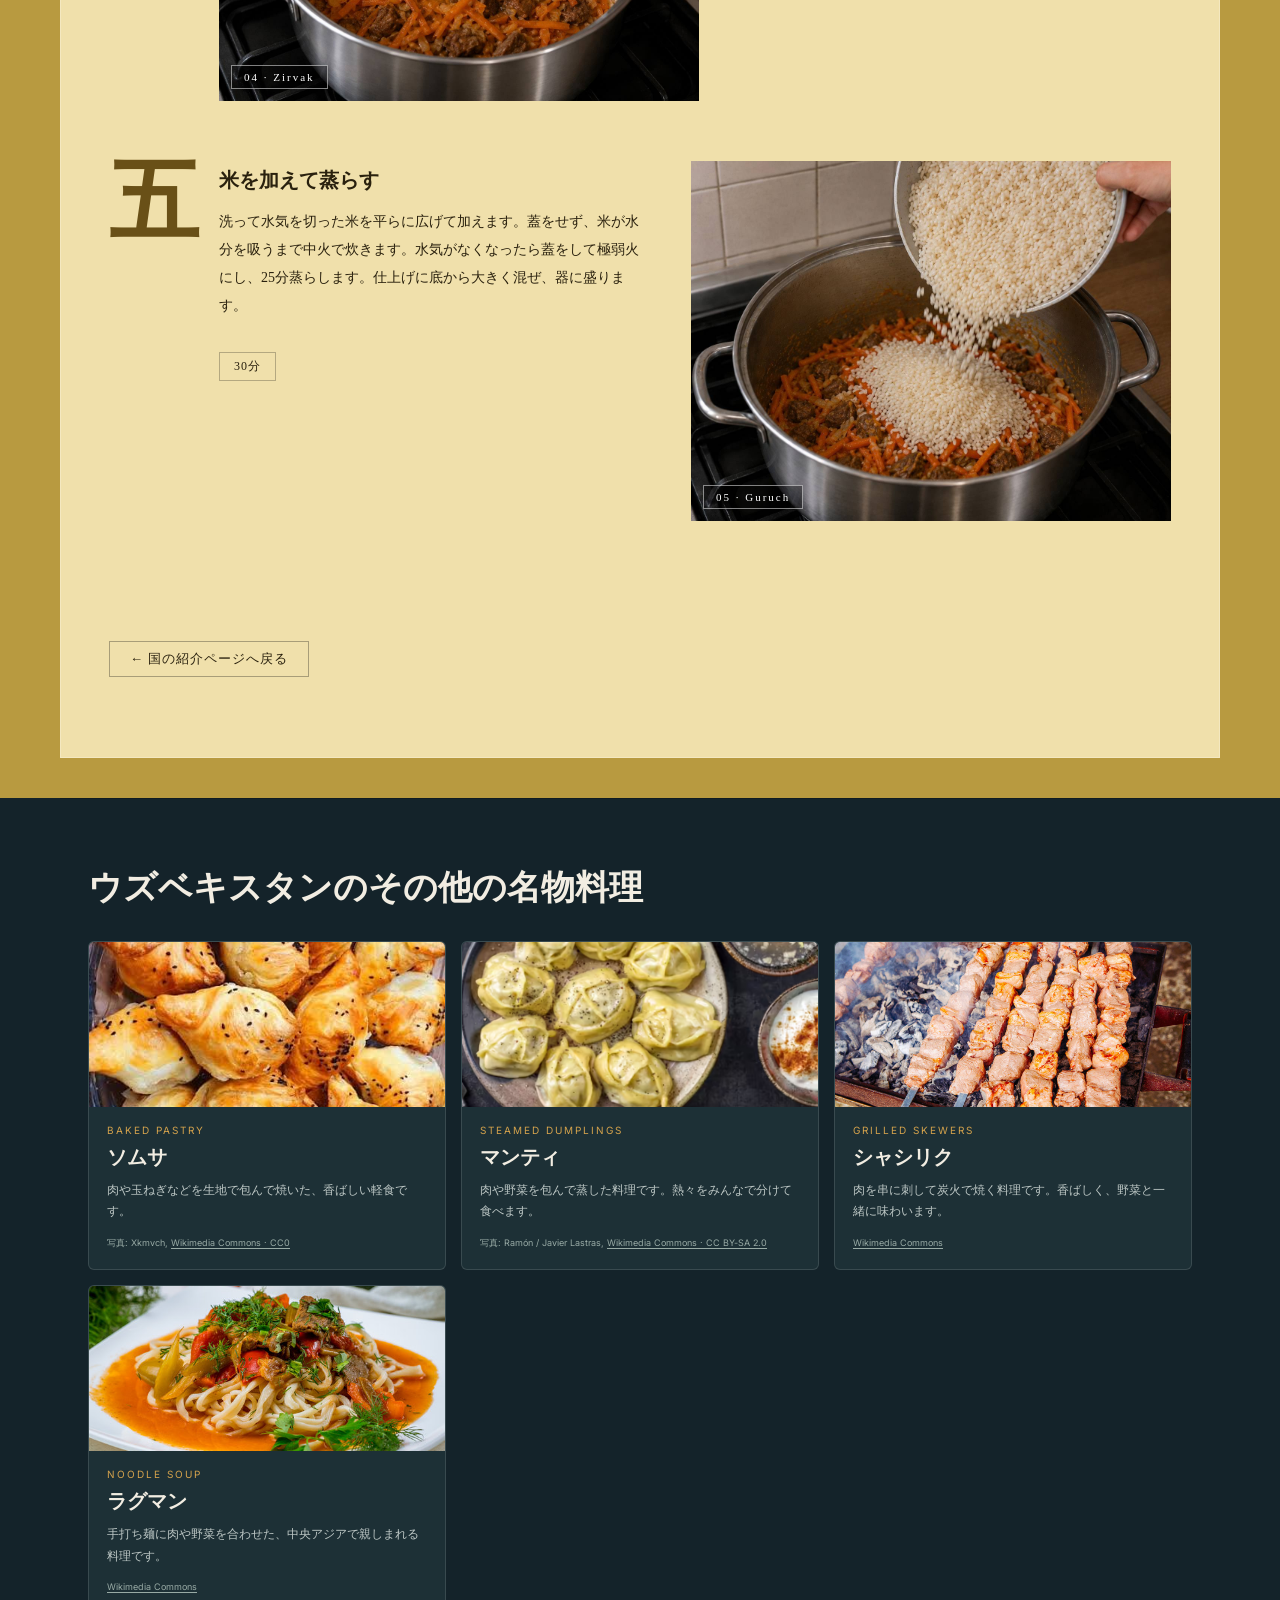
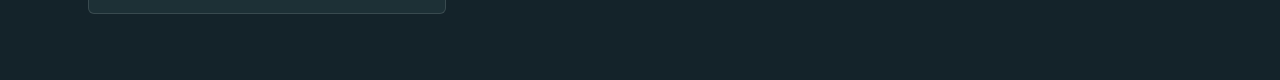
<file: ryouri 2/uzbekistan/uzbekistan.html>
<!DOCTYPE html>
<html lang="ja">
<head>
  <meta charset="UTF-8">
  <meta name="viewport" content="width=device-width, initial-scale=1.0">
  <title>ナマンガン式プロフ — 料理 斎藤</title>
  <link rel="stylesheet" href="../css/recipe.css">
  <style>
    :root {
      --bg: #b89a40;
      --text: #2a210e;
      --accent: #695017;
      --surface: 244, 229, 178;
      --country-background: url('../images/uzbekistan/Uzbekistan.png');
    }
  </style>
<link rel="stylesheet" href="../css/country-content.css"><link href="https://fonts.googleapis.com/css2?family=Fraunces:opsz,wght@9..144,400;9..144,600;9..144,700&amp;family=Inter:wght@400;500;600;700&amp;display=swap" rel="stylesheet"></head>
<body>
  <nav class="recipe-nav" aria-label="ページナビゲーション">
    <a href="../index.html" lang="en">main</a>
    <a href="holidays.html">祝日</a>
    <a href="sights.html">観光地</a>
  </nav>
  <main class="recipe-page">


  <div class="top">
    <div class="top-left">
      <div class="country">ウズベキスタン</div>
      <h1>ナマンガン式<br>プロフ</h1>
      <div class="romanji">Namangan-style Palov Osh</div>
    </div>
    <div class="top-right">
      絹の道が交差するナマンガン盆地に伝わる祝祭料理。
      結婚式や祭りの席に欠かせない一皿で、
      黄色い人参と子羊の肉が生み出す深い旨みが特徴です。
      ウズベキスタン全土で愛されながらも、
      ナマンガン式は最も古典的な調理法を今に伝えています。
    </div>
  </div>

  <div class="hero">
    <img src="../images/uzbekistan/osh.jpg" alt="ナマンガンプロフ">
  </div>

  <div class="content">

    <div class="section">
      <div class="section-title">歴史</div>
      <div class="section-title-en">History</div>
      <p>プロフ（パロウ・オシュ）の起源は少なくとも千年以上前にさかのぼり、シルクロードを行き交う商人たちの糧食として発展しました。ナマンガン盆地はその中でも特に古い伝統を持ち、今日まで変わらぬ作り方が受け継がれています。</p>
      <p>十四世紀の征服者ティムールは遠征前夜にプロフを兵士たちに振る舞い、士気を高めたと伝えられています。現代でも大鍋で炊くプロフは共同体の絆の象徴であり、祝いの席には欠かせない料理です。</p>
    </div>

    <div class="section">
      <div class="section-title">材料</div>
      <div class="section-title-en">Ingredients — 4人前</div>
      <div class="ingredients-grid">
        <div class="ingredient">
          <div class="ingredient-name">子羊肉（肩）</div>
          <div class="ingredient-amount">600g</div>
        </div>
        <div class="ingredient">
          <div class="ingredient-name">デヴジラ米</div>
          <div class="ingredient-amount">400g</div>
          <div class="ingredient-note">または長粒米</div>
        </div>
        <div class="ingredient">
          <div class="ingredient-name">黄色人参</div>
          <div class="ingredient-amount">300g</div>
          <div class="ingredient-note">なければ普通の人参</div>
        </div>
        <div class="ingredient">
          <div class="ingredient-name">玉ねぎ</div>
          <div class="ingredient-amount">2個</div>
        </div>
        <div class="ingredient">
          <div class="ingredient-name">綿実油</div>
          <div class="ingredient-amount">150ml</div>
          <div class="ingredient-note">またはひまわり油</div>
        </div>
        <div class="ingredient">
          <div class="ingredient-name">にんにく</div>
          <div class="ingredient-amount">1球</div>
          <div class="ingredient-note">丸ごと</div>
        </div>
        <div class="ingredient">
          <div class="ingredient-name">クミン</div>
          <div class="ingredient-amount">小さじ2</div>
        </div>
        <div class="ingredient">
          <div class="ingredient-name">メギの実</div>
          <div class="ingredient-amount">大さじ1</div>
          <div class="ingredient-note">あれば</div>
        </div>
      </div>
    </div>

    <div class="section">
      <div class="section-title">作り方</div>
      <div class="section-title-en">Instructions</div>

      <!-- 一 : text left, image right -->
      <div class="step">
        <div class="step-num">一</div>
        <div class="step-text">
          <div class="step-name">油を熱し、玉ねぎを炒める</div>
          <p>鋳鉄の大鍋（カザン）に油を入れ、強火で白煙が立つまで熱します。玉ねぎを薄切りにして加え、深いきつね色になるまで約15分炒めます。この工程がプロフの色と甘みを決めます。</p>
          <span class="step-time">15分</span>
        </div>
        <div class="step-img-wrap">
          <img src="../images/uzbekistan/tamanegi.jpg" alt="玉ねぎを炒める">
          <span class="step-label">01 · Piyoz</span>
        </div>
      </div>

      <!-- 二 : image left, text right -->
      <div class="step step-even">
        <div class="step-num">二</div>
        <div class="step-img-wrap">
          <img src="../images/uzbekistan/niku.jpg" alt="肉を焼く">
          <span class="step-label">02 · Go'sht</span>
        </div>
        <div class="step-text">
          <div class="step-name">肉を加えて焼き付ける</div>
          <p>子羊肉を大きめの一口大に切り、鍋に加えます。全面に焼き色がつくまで強火で炒め、肉の旨みを閉じ込めます。塩少々を加え、クミンをひとつかみ手で揉みながら入れます。</p>
          <span class="step-time">10分</span>
        </div>
      </div>

      <!-- 三 : text left, image right -->
      <div class="step">
        <div class="step-num">三</div>
        <div class="step-text">
          <div class="step-name">人参を加えて炒める</div>
          <p>人参を長めの千切りにして加え、10分ほど炒めます。黄色人参は甘みが強く、橙色の人参と混ぜると色合いが美しくなります。にんにくを丸ごと埋め込み、メギの実を散らします。</p>
          <span class="step-time">10分</span>
        </div>
        <div class="step-img-wrap">
          <img src="../images/uzbekistan/sabzi.jpg" alt="人参を炒める">
          <span class="step-label">03 · Sabzi</span>
        </div>
      </div>

      <!-- 四 : image left, text right -->
      <div class="step step-even">
        <div class="step-num">四</div>
        <div class="step-img-wrap">
          <img src="../images/uzbekistan/water.jpg" alt="スープを煮る">
          <span class="step-label">04 · Zirvak</span>
        </div>
        <div class="step-text">
          <div class="step-name">水を加えて煮込みのベースを作る</div>
          <p>熱湯をひたひたになるまで注ぎ、塩で調味します。この煮込みのベースを「zirvak」と呼びます。中火で20分煮込み、うま味を引き出します。</p>
          <span class="step-time">20分</span>
        </div>
      </div>

      <!-- 五 : text left, image right -->
      <div class="step">
        <div class="step-num">五</div>
        <div class="step-text">
          <div class="step-name">米を加えて蒸らす</div>
          <p>洗って水気を切った米を平らに広げて加えます。蓋をせず、米が水分を吸うまで中火で炊きます。水気がなくなったら蓋をして極弱火にし、25分蒸らします。仕上げに底から大きく混ぜ、器に盛ります。</p>
          <span class="step-time">30分</span>
        </div>
        <div class="step-img-wrap">
          <img src="../images/uzbekistan/guruch.jpg" alt="プロフ完成">
          <span class="step-label">05 · Guruch</span>
        </div>
      </div>
    </div>

    <a href="landing.html" class="back">← 国の紹介ページへ戻る</a>

  </div>

  </main><aside class="country-content" aria-labelledby="other-dishes"><section class="section"><div class="section-head"><div><h2 id="other-dishes">ウズベキスタンのその他の名物料理</h2></div></div><div class="cards food-mini">
        <article class="card"><img src="../images/uzbekistan/food-somsa.jpg" alt="ウズベキスタンのソムサ"><div class="card-body"><div class="card-number">BAKED PASTRY</div><h3>ソムサ</h3><p>肉や玉ねぎなどを生地で包んで焼いた、香ばしい軽食です。</p><small class="credit">写真: Xkmvch, <a href="https://commons.wikimedia.org/wiki/File:Somsa_1.jpg" target="_blank" rel="noreferrer">Wikimedia Commons · CC0</a></small></div></article>
        <article class="card"><img src="../images/uzbekistan/food-manti.jpg" alt="ウズベキスタンのマンティ"><div class="card-body"><div class="card-number">STEAMED DUMPLINGS</div><h3>マンティ</h3><p>肉や野菜を包んで蒸した料理です。熱々をみんなで分けて食べます。</p><small class="credit">写真: Ramón / Javier Lastras, <a href="https://commons.wikimedia.org/wiki/File:Uzbek_Manti.jpg" target="_blank" rel="noreferrer">Wikimedia Commons · CC BY-SA 2.0</a></small></div></article>
        <article class="card"><img src="../images/uzbekistan/food-shashlik.jpg" alt="炭火で焼くシャシリク"><div class="card-body"><div class="card-number">GRILLED SKEWERS</div><h3>シャシリク</h3><p>肉を串に刺して炭火で焼く料理です。香ばしく、野菜と一緒に味わいます。</p><small class="credit"><a href="https://commons.wikimedia.org/wiki/File:2024_Tashkent_Chorsu_Bazar_shahlyk.jpg" target="_blank" rel="noreferrer">Wikimedia Commons</a></small></div></article><article class="card"><img src="../images/uzbekistan/food-lagman.jpg" alt="ラグマン"><div class="card-body"><div class="card-number">NOODLE SOUP</div><h3>ラグマン</h3><p>手打ち麺に肉や野菜を合わせた、中央アジアで親しまれる料理です。</p><small class="credit"><a href="https://commons.wikimedia.org/wiki/File:Лагман.jpg" target="_blank" rel="noreferrer">Wikimedia Commons</a></small></div></article>
      </div></section></aside>
</body>
</html>
</file>
<file: ryouri 2/css/test.css>
:root{color-scheme:dark;--bg:#202935;--paper:#f1eddf;--muted:#a7afb5;--gold:#d7b67a}*{box-sizing:border-box}body{margin:0;background:var(--bg);color:var(--paper);font-family:'Hiragino Kaku Gothic ProN','Yu Gothic',sans-serif}a{color:inherit;text-decoration:none}a:focus-visible{outline:3px solid var(--gold);outline-offset:7px}.home{min-height:100svh;padding:64px 7vw 24px;background:radial-gradient(ellipse at 50% 0,#34414c 0,transparent 65%),var(--bg)}.home-heading{text-align:center}.eyebrow{font-size:11px;letter-spacing:.28em;color:var(--gold);margin:0 0 25px}h1,h2,p{margin:0}.home h1{font-family:'Yu Mincho',serif;font-size:clamp(36px,4vw,60px);font-weight:500;letter-spacing:.12em}.home h1 span{display:block;font-size:17px;letter-spacing:.22em;margin-top:14px}.intro{color:var(--muted);font-size:13px;line-height:2;margin-top:24px}.flags{max-width:1080px;margin:52px auto 0;display:grid;grid-template-columns:repeat(3,1fr);border:1px solid #65717a55}.country-card{padding:24px 28px 28px;display:flex;align-items:center;flex-direction:column;transition:background .2s}.country-card+.country-card{border-left:1px solid #65717a55}.country-card:hover{background:#ffffff08}.card-number{align-self:flex-start;font-size:10px;letter-spacing:.15em;color:var(--muted)}.flag{width:116px;height:116px;object-fit:cover;border-radius:50%;margin:29px 0;border:5px solid #ffffff0b;box-shadow:0 12px 25px #0003}.country-card h2{font-family:'Yu Mincho',serif;font-size:23px;font-weight:500}.country-en{font-size:10px;letter-spacing:.22em;color:var(--gold);margin-top:10px}.explore{display:flex;justify-content:space-between;align-self:stretch;border-top:1px solid #65717a55;margin-top:33px;padding-top:19px;font-size:12px}.explore span{color:var(--gold)}.home-footer{text-align:center;margin-top:38px;color:var(--muted);font-size:9px;letter-spacing:.22em}.landing{--panel:#283442;--panel-alt:#2c3947;--accent:#d7b67a}.landing.uzbekistan{--panel:#273d40;--panel-alt:#2d4548;--accent:#a7c6bd}.landing.spain{--panel:#493734;--panel-alt:#523e38;--accent:#e3bd82}.landing-header{height:100px;display:flex;align-items:center;justify-content:space-between;padding:0 40px;border-bottom:1px solid #ffffff20;gap:20px}.back-home{font-size:12px;color:var(--muted)}.country-heading{display:flex;align-items:center;gap:14px;font-family:'Yu Mincho',serif;font-size:22px}.country-heading img{width:32px;height:23px;object-fit:cover}.edition{font-size:10px;letter-spacing:.15em;color:var(--muted)}.panels{display:grid;grid-template-columns:repeat(3,1fr);min-height:calc(100svh - 100px)}.panel{position:relative;display:flex;align-items:center;justify-content:center;isolation:isolate;min-height:580px;background:var(--panel);overflow:hidden}.panel:nth-child(2){background:var(--panel-alt)}.panel+.panel{border-left:1px solid #ffffff20}.image-slot{position:absolute;inset:25px;border:1px solid #ffffff0b;z-index:-1}.panel-number{position:absolute;top:46px;left:46px;color:var(--accent);font-size:12px;letter-spacing:.18em}.panel-title{text-align:center}.panel-title p{color:var(--accent);font-size:11px;letter-spacing:.3em;margin-bottom:19px}.panel-title h1,.panel-title a{font-family:'Yu Mincho',serif;font-size:clamp(32px,4vw,56px);font-weight:400;letter-spacing:.1em}.panel-title a{display:inline-block;border-bottom:1px solid var(--accent);padding-bottom:12px;transition:color .2s}.panel-title a:hover{color:var(--accent)}.panel-title a span{font-family:sans-serif;font-size:22px}.panel-foot{position:absolute;bottom:46px;font-size:9px;letter-spacing:.18em;color:#ffffff66}@media(max-width:700px){.home{padding:40px 20px 24px}.flags{grid-template-columns:1fr;margin-top:30px}.country-card{padding:22px}.country-card+.country-card{border-left:0;border-top:1px solid #65717a55}.flag{margin:18px 0;width:88px;height:88px}.explore{margin-top:22px}.landing-header{height:auto;min-height:100px;flex-wrap:wrap;padding:22px;gap:16px}.edition{display:none}.country-heading{font-size:17px}.panels{grid-template-columns:1fr}.panel{min-height:380px}.panel+.panel{border-left:0;border-top:1px solid #ffffff20}.panel-title h1,.panel-title a{font-size:42px}}
</file>
<file: ryouri 2/css/style.css>
* {
  margin: 0;
  padding: 0;
  box-sizing: border-box;
}

body {
  font-family: 'Hiragino Mincho ProN', 'Yu Mincho', serif;
  background: #1a1a1a;
  color: white;
  height: 100vh;
  display: flex;
  flex-direction: column;
}

/* Header */
header {
  background: #1a1a1a;
  padding: 16px 32px;
  display: flex;
  justify-content: space-between;
  align-items: center;
}

.logo h1 {
  font-size: 22px;
  font-weight: bold;
  letter-spacing: 2px;
}

.logo p {
  font-size: 11px;
  color: #aaa;
  letter-spacing: 1px;
  margin-top: 2px;
}

nav a {
  color: white;
  text-decoration: none;
  margin-left: 28px;
  font-size: 14px;
}

nav a:hover {
  opacity: 0.7;
}

/* Cards container */
.cards {
  display: flex;
  flex: 1;
  flex-direction: row;
}

/* Single card */
.card {
  flex: 1;
  padding: 40px 32px 32px;
  display: flex;
  flex-direction: column;
  position: relative;
}

.card:hover

.card-uzbek  { background-image: url('../images/uzbekistan/uz.svg');background-repeat: no-repeat;  background-size: cover;}
.card-spain  { background-image: url('../images/spain/es.svg'); background-repeat: no-repeat; background-size: cover;}
.card-russia { background-image: url('../images/russia/ru.svg'); background-repeat: no-repeat;  background-size: cover;}

.card-country {
  font-size: 13px;
  letter-spacing: 2px;
  margin-bottom: 12px;
  opacity: 0.9;
}

.card-title {
  font-size: 42px;
  font-weight: bold;
  line-height: 1.25;
  margin-bottom: 16px;
}

.card-uzbek  .card-title { color: #8b1a1a; }
.card-spain  .card-title { color: #5a4000; }
.card-russia .card-title { color: #1a2a4a; }

.card-subtitle {
  font-size: 13px;
  opacity: 0.85;
  margin-bottom: 28px;
}

/* Photo */
.card-photo {
  width: 100%;
  flex: 1;
  object-fit: cover;
  display: block;
  min-height: 300px;
  max-height: 420px;
}

/* Bottom row */
.card-bottom {
  display: flex;
  justify-content: space-between;
  align-items: center;
  margin-top: 20px;
}

.card-btn {
  border: 1px solid rgba(255,255,255,0.6);
  background: transparent;
  color: white;
  padding: 8px 18px;
  font-size: 13px;
  font-family: inherit;
  cursor: pointer;
  letter-spacing: 1px;
  text-decoration: none;
  display: inline-block;
}

.card-btn:hover {
  background: rgba(255,255,255,0.15);
}

.card-nav {
  font-size: 13px;
  opacity: 0.8;
}
</file>
<file: ryouri 2/css/country-content.css>
.country-content{--ink:#f2ede2;--muted:#bdc7c5;--bg:#14232a;--panel:#1d3036;--gold:#d4a24c;--green:#168369;--line:#ffffff20}.country-content *{box-sizing:border-box}.country-content{scroll-behavior:smooth;scroll-padding-top:86px}.country-content{margin:0;background:var(--bg);color:var(--ink);font-family:Inter,Arial,sans-serif}.country-content a{color:inherit;text-decoration:none}.country-content .site-header{position:sticky;top:0;z-index:10;background:#14232af2;border-bottom:1px solid var(--line);backdrop-filter:blur(12px)}.country-content .nav{max-width:1160px;margin:auto;padding:15px 28px;display:flex;align-items:center;justify-content:space-between;gap:22px}.country-content .brand{font-family:Fraunces,Georgia,serif;font-size:18px;font-weight:600;white-space:nowrap}.country-content .brand span{color:var(--gold)}.country-content .nav-links{display:flex;gap:21px;color:var(--muted);font-size:12px}.country-content .nav-links a:hover,.country-content .text-link:hover{color:var(--gold)}.country-content .hero{max-width:1160px;margin:auto;padding:54px 28px 64px;display:grid;grid-template-columns:1fr 1fr;gap:50px;align-items:center}.country-content .kicker{font-size:11px;letter-spacing:3px;text-transform:uppercase;color:var(--gold)}.country-content h1{font:600 clamp(46px,6vw,76px)/1.04 Fraunces,Georgia,serif;letter-spacing:-2px;margin:17px 0}.country-content .intro{font-size:15px;line-height:1.9;color:var(--muted);max-width:520px}.country-content .hero-actions{display:flex;gap:11px;margin-top:24px;flex-wrap:wrap}.country-content .button{display:inline-block;padding:12px 17px;border-radius:4px;font-size:12px;font-weight:700}.country-content .button-main{background:var(--gold);color:#18252a}.country-content .button-line{border:1px solid var(--line)}.country-content .symbol-gallery{height:310px;display:grid;grid-template-columns:1.15fr .85fr;gap:12px}.country-content .symbol-card{background:var(--panel);border:1px solid var(--line);border-radius:7px;display:flex;flex-direction:column;align-items:center;justify-content:center;padding:15px;min-width:0;margin:0}.country-content .symbol-card img.flag{width:100%;height:auto;max-height:190px;object-fit:contain;border-radius:3px}.country-content .symbol-card img.emblem{width:86%;height:190px;object-fit:contain;background:#fff;border-radius:3px;padding:10px}.country-content .symbol-label{font-size:11px;color:var(--muted);letter-spacing:1px;margin-top:10px}.country-content .about-panel{background:var(--panel);border:1px solid var(--line);border-radius:7px;padding:25px;display:grid;grid-template-columns:1fr 1fr;gap:24px}.country-content .about-panel p{margin:0;color:var(--muted);font-size:13px;line-height:1.9}.country-content .about-panel strong{color:var(--ink)}.country-content .facts{display:grid;grid-template-columns:repeat(3,1fr);gap:1px;background:var(--line);border-block:1px solid var(--line)}.country-content .fact{padding:20px 26px;background:var(--bg);text-align:center}.country-content .fact b{display:block;font:600 21px Fraunces,Georgia,serif;color:var(--gold);margin-bottom:5px}.country-content .fact span{font-size:11px;color:var(--muted)}.country-content .section{max-width:1160px;margin:auto;padding:66px 28px}.country-content .section-head{display:flex;align-items:end;justify-content:space-between;margin-bottom:23px}.country-content .section-head h2{font:600 34px Fraunces,Georgia,serif;margin:0 0 7px}.country-content .section-head p{margin:0;color:var(--muted);font-size:12px}.country-content .cards{display:grid;grid-template-columns:repeat(3,1fr);gap:15px}.country-content .region-grid{display:grid;grid-template-columns:repeat(6,minmax(0,1fr));gap:12px}.country-content .region-grid .card img{height:112px}.country-content .region-grid .card-body{padding:12px}.country-content .region-grid .card h3{font-size:16px;margin:7px 0}.country-content .region-grid .card p{font-size:11px;line-height:1.65;margin:0}.country-content .card{background:var(--panel);border:1px solid var(--line);border-radius:6px;overflow:hidden}.country-content .card img{width:100%;height:185px;object-fit:cover;display:block}.country-content .card-body{padding:17px 18px 19px}.country-content .card-number{font-size:10px;color:var(--gold);letter-spacing:2px}.country-content .card h3{font:600 20px Fraunces,Georgia,serif;margin:8px 0}.country-content .card p{color:var(--muted);font-size:12px;line-height:1.8;margin:0 0 14px}.country-content .text-link{font-size:11px;color:var(--gold)}.country-content .credit{display:block;margin-top:12px;color:#98aaa5;font-size:9px;line-height:1.55}.country-content .credit a{text-decoration:underline;text-underline-offset:2px}.country-content .holiday-section{background:#101d23;border-block:1px solid var(--line)}.country-content .holiday-section .section{padding-block:62px}.country-content .holiday-section .card img{height:220px}.country-content .food-feature{display:grid;grid-template-columns:1fr 1fr;background:#1d3036;border:1px solid var(--line);border-radius:7px;overflow:hidden;margin-bottom:18px}.country-content .food-feature>img{width:100%;height:100%;min-height:340px;object-fit:cover}.country-content .feature-copy{padding:30px;display:flex;flex-direction:column;justify-content:center}.country-content .feature-copy h3{font:600 31px Fraunces,Georgia,serif;margin:9px 0}.country-content .feature-copy p{color:var(--muted);font-size:13px;line-height:1.9}.country-content .recipe-button{align-self:flex-start;margin-top:9px}.country-content .food-mini .card img{height:165px}.country-content .callout{max-width:1104px;margin:0 auto 62px;padding:0 28px}.country-content .callout-inner{background:#1d3036;border:1px solid var(--line);padding:20px 23px;display:flex;justify-content:space-between;align-items:center;gap:18px}.country-content .callout p{margin:0;color:var(--muted);font-size:12px;line-height:1.7}.country-content .back{font-size:11px;color:var(--gold);white-space:nowrap}.country-content .footer{border-top:1px solid var(--line);padding:19px;text-align:center;color:#91a09d;font-size:10px;letter-spacing:1px}@media(max-width:1000px){.country-content .region-grid{grid-template-columns:repeat(4,minmax(0,1fr))}}@media(max-width:760px){.country-content .nav{padding:13px 18px;align-items:flex-start;flex-direction:column;gap:10px}.country-content .nav-links{width:100%;gap:17px;overflow-x:auto;padding-bottom:3px;white-space:nowrap}.country-content .hero{grid-template-columns:1fr;padding:38px 20px 48px;gap:26px}.country-content .symbol-gallery{height:220px}.country-content .symbol-card{padding:10px}.country-content .symbol-card img.flag{max-height:125px}.country-content .symbol-card img.emblem{height:130px}.country-content .about-panel{grid-template-columns:1fr;gap:12px;padding:20px}.country-content .facts{grid-template-columns:1fr}.country-content .fact{padding:15px 18px}.country-content .section,.country-content .holiday-section .section{padding:48px 20px}.country-content .section-head{display:block}.country-content .section-head p{margin-top:7px}.country-content .cards{grid-template-columns:repeat(2,minmax(0,1fr))}.country-content .region-grid{grid-template-columns:repeat(3,minmax(0,1fr))}.country-content .card img,.country-content .holiday-section .card img{height:170px}.country-content .food-feature{grid-template-columns:1fr}.country-content .food-feature>img{height:240px;min-height:0}.country-content .feature-copy{padding:23px}.country-content .callout{padding:0 20px;margin-bottom:45px}.country-content .callout-inner{align-items:flex-start;flex-direction:column}}@media(max-width:480px){.country-content .cards{grid-template-columns:1fr}.country-content .region-grid{grid-template-columns:repeat(2,minmax(0,1fr))}}
  
.country-content{--ink:#f2ede2;--muted:#bdc7c5;--bg:#14232a;--panel:#1d3036;--gold:#d4a24c;--line:#ffffff20;background:var(--bg);color:var(--ink);font-family:Inter,Arial,sans-serif}.country-content h1{margin:17px 0}.country-content .intro{margin:15px 0;letter-spacing:normal}.country-content .kicker{line-height:normal}.country-content a:focus-visible{outline:3px solid var(--gold);outline-offset:4px}.country-content .placeholder{min-height:45vh;display:grid;align-content:center}html{scroll-behavior:smooth}
.country-content .symbol-card img.flag{margin:0;border:0;box-shadow:none}.country-content .symbol-label{text-align:center}.country-content .card-number{margin:0}.country-content .hero h1{font-size:clamp(46px,6vw,76px)}
</file>
<file: ryouri 2/css/recipe.css>
* { margin: 0; padding: 0; box-sizing: border-box; }

body {
  font-family: 'Hiragino Mincho ProN', 'Yu Mincho', serif;
  background-color: var(--bg);
  background-image: var(--country-background);
  background-position: center;
  background-size: cover;
  background-attachment: fixed;
  color: var(--text);
}

/* Top */
.top {
  padding: 40px 48px 36px;
  display: flex;
  justify-content: space-between;
  align-items: flex-start;
}

.top-left .country {
  font-size: 13px;
  letter-spacing: 3px;
  margin-bottom: 10px;
  opacity: 0.7;
}

.top-left h1 {
  font-size: 52px;
  font-weight: bold;
  line-height: 1.2;
  color: var(--accent);
}

.top-left .romanji {
  font-size: 12px;
  margin-top: 10px;
  opacity: 0.6;
  letter-spacing: 1px;
}

.top-right {
  max-width: 380px;
  font-size: 13px;
  line-height: 1.9;
  opacity: 0.85;
  padding-top: 8px;
}

/* Hero */
.hero img {
  width: 100%;
  height: 520px;
  object-fit: cover;
  display: block;
}

/* Content */
.content { padding: 0 48px 80px; }

.section {
  padding-top: 40px;
  border-top: 1px solid rgba(0,0,0,0.2);
  margin-top: 40px;
}

.section-title { font-size: 20px; font-weight: bold; margin-bottom: 6px; }

.section-title-en {
  font-size: 11px;
  letter-spacing: 2px;
  opacity: 0.5;
  margin-bottom: 24px;
}

.section p {
  font-size: 14px;
  line-height: 2;
  max-width: 720px;
  margin-bottom: 14px;
}

/* Ingredients */
.ingredients-grid {
  display: grid;
  grid-template-columns: repeat(4, 1fr);
  border-top: 1px solid rgba(0,0,0,0.15);
}

.ingredient {
  padding: 16px 0;
  border-bottom: 1px solid rgba(0,0,0,0.15);
}

.ingredient-name { font-size: 13px; font-weight: bold; }

.ingredient-amount {
  font-size: 20px;
  font-weight: bold;
  margin-top: 4px;
  color: var(--accent);
}

.ingredient-note { font-size: 11px; opacity: 0.6; margin-top: 2px; }

/* Steps */
.step {
  display: flex;
  align-items: flex-start;
  margin-bottom: 60px;
}

.step-num {
  font-size: 90px;
  font-weight: bold;
  line-height: 0.9;
  width: 110px;
  flex-shrink: 0;
  color: var(--accent);
}

.step-text {
  flex: 1;
  padding: 6px 48px 0 0;
}

.step-even .step-text {
  padding: 6px 0 0 48px;
}

.step-name {
  font-size: 20px;
  font-weight: bold;
  margin-bottom: 14px;
}

.step-text p {
  font-size: 14px;
  line-height: 2;
}

.step-time {
  display: inline-block;
  border: 1px solid rgba(0,0,0,0.25);
  padding: 5px 14px;
  font-size: 12px;
  margin-top: 18px;
  letter-spacing: 1px;
}

.step-img-wrap {
  position: relative;
  width: 480px;
  flex-shrink: 0;
}

.step-img-wrap img {
  width: 100%;
  height: 360px;
  object-fit: cover;
  display: block;
}

.step-label {
  position: absolute;
  bottom: 12px;
  left: 12px;
  font-size: 11px;
  border: 1px solid rgba(255,255,255,0.5);
  background: rgba(0,0,0,0.35);
  color: white;
  padding: 5px 12px;
  letter-spacing: 2px;
}

/* Back link */
.back {
  display: inline-block;
  margin-top: 60px;
  color: var(--text);
  text-decoration: none;
  font-size: 13px;
  border: 1px solid rgba(0,0,0,0.3);
  padding: 8px 20px;
  letter-spacing: 1px;
}

.back:hover { background: rgba(0,0,0,0.08); }

/* Shared navigation and country background. */
html { scroll-padding-top: 84px; }
.recipe-nav {
  position: sticky;
  top: 0;
  z-index: 10;
  display: flex;
  gap: 30px;
  align-items: center;
  min-height: 64px;
  padding: 0 48px;
  background: #202935;
  border-bottom: 1px solid #d7b67a55;
  color: #f1eddf;
  font-family: 'Hiragino Kaku Gothic ProN', 'Yu Gothic', sans-serif;
}
.recipe-nav a {
  padding: 21px 0 18px;
  border-bottom: 2px solid transparent;
  color: inherit;
  font-size: 13px;
  letter-spacing: .12em;
  text-decoration: none;
}
.recipe-nav a:hover { color: #d7b67a; border-bottom-color: #d7b67a; }
.recipe-nav a:focus-visible, .back:focus-visible { outline: 2px solid #d7b67a; outline-offset: 4px; }
.recipe-page { max-width: 1160px; margin: 40px auto; background: rgba(var(--surface), .94); border: 1px solid rgba(255,255,255,.25); }
@media (max-width: 1200px) { .recipe-page { margin: 24px; } .step-img-wrap { width: 42%; } }
@media (max-width: 700px) {
  .recipe-nav { padding: 0 22px; gap: 26px; }
  .recipe-page { margin: 16px; }
  .top { padding: 28px 22px; flex-direction: column; gap: 22px; }
  .top-left h1 { font-size: 36px; }
  .hero img { height: 300px; }
  .content { padding: 0 22px 40px; }
  .ingredients-grid { grid-template-columns: repeat(2, 1fr); gap: 0 12px; }
  .step { flex-direction: column; gap: 20px; }
  .step-num { font-size: 60px; }
  .step-text, .step-even .step-text { padding: 0; }
  .step-img-wrap { width: 100%; }
  .step-img-wrap img { height: 260px; }
}
</file>
